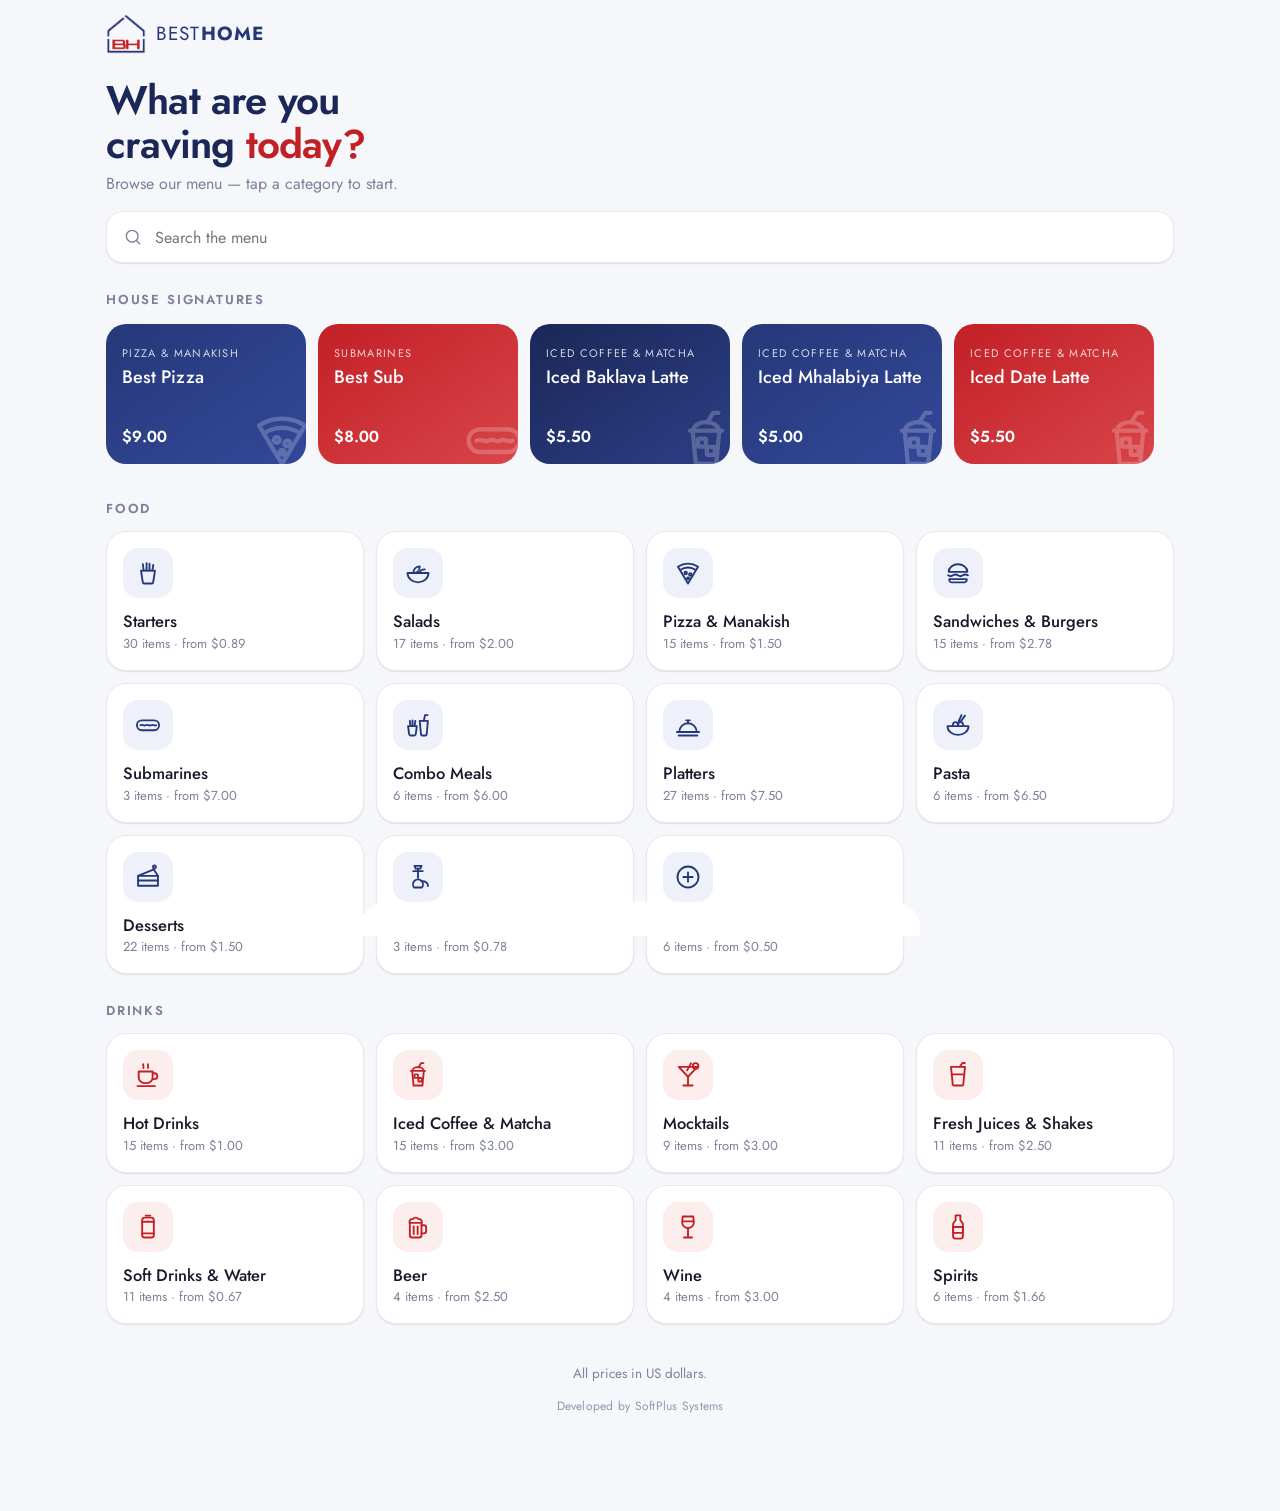
<file: index.html>
<!doctype html>
<html lang="en">
<head>
<meta charset="utf-8">
<meta name="viewport" content="width=device-width, initial-scale=1, viewport-fit=cover">
<title>Best Home · Menu</title>
<meta name="description" content="The Best Home menu — food, coffee and drinks.">
<meta name="theme-color" content="#f6f7fb">
<link rel="icon" href="assets/favicon.png">
<link rel="apple-touch-icon" href="assets/apple-touch-icon.png">
<link rel="preload" href="assets/fonts/jost.woff2" as="font" type="font/woff2" crossorigin>
<link rel="stylesheet" href="assets/base.css">
<style>
  body { background: var(--bg-2); }
  .wrap { max-width: 1100px; margin: 0 auto; padding: 0 16px; }
  .topbar { display: flex; align-items: center; justify-content: space-between; padding: 14px 0 6px; }
  .brand { display: flex; align-items: center; gap: 10px; text-decoration: none; }
  .brand img { width: 40px; height: 40px; }
  .brand b { font-size: 19px; letter-spacing: .06em; color: var(--navy); font-weight: 400; }
  .brand b strong { font-weight: 700; }
  .hello { margin: 18px 0 16px; }
  .hello h1 { margin: 0; font-size: clamp(28px, 7vw, 40px); line-height: 1.1; letter-spacing: -.02em; font-weight: 600; color: var(--navy-ink); }
  .hello h1 span { color: var(--red); }
  .hello p { margin: 6px 0 0; color: var(--ink-3); }
  .search { display: flex; align-items: center; gap: 10px; height: 52px; padding: 0 16px; border-radius: 16px; background: #fff; box-shadow: var(--shadow-sm); border: 1px solid var(--line); transition: border-color .15s, box-shadow .15s; }
  .search:focus-within { border-color: var(--navy); box-shadow: 0 0 0 4px var(--navy-50); }
  .search .ico { color: var(--ink-3); width: 20px; height: 20px; }
  .search input { flex: 1; min-width: 0; border: 0; background: none; outline: none; font-size: 16px; }
  .search button { color: var(--ink-3); display: none; }
  .search.has button { display: block; }

  h2.lbl { margin: 28px 0 12px; font-size: 13px; font-weight: 600; letter-spacing: .14em; text-transform: uppercase; color: var(--ink-3); }
  .sig { display: flex; gap: 12px; overflow-x: auto; scroll-snap-type: x mandatory; margin: 0 -16px; padding: 2px 16px 8px; scroll-padding-inline: 16px; scrollbar-width: none; }
  .sig::-webkit-scrollbar { display: none; }
  .sig-card { flex: none; width: 200px; scroll-snap-align: start; border-radius: 20px; padding: 16px; color: #fff; background: linear-gradient(145deg, var(--navy) 0%, #34489a 100%); position: relative; overflow: hidden; text-align: left; }
  .sig-card:nth-child(3n+2) { background: linear-gradient(145deg, var(--red) 0%, #d8454a 100%); }
  .sig-card:nth-child(3n) { background: linear-gradient(145deg, #1a2757 0%, #2d3f86 100%); }
  .sig-card .ico { width: 64px; height: 64px; position: absolute; right: -8px; bottom: -8px; opacity: .22; }
  .sig-card small { font-size: 11px; letter-spacing: .12em; text-transform: uppercase; opacity: .8; }
  .sig-card h3 { margin: 4px 0 14px; font-size: 18px; font-weight: 500; line-height: 1.2; min-height: 44px; }
  .sig-card b { font-size: 16px; font-weight: 600; }

  .tiles { display: grid; grid-template-columns: repeat(2, 1fr); gap: 12px; }
  @media (min-width: 640px) { .tiles { grid-template-columns: repeat(3, 1fr); } }
  @media (min-width: 960px) { .tiles { grid-template-columns: repeat(4, 1fr); } }
  .tile { display: flex; flex-direction: column; align-items: flex-start; gap: 14px; padding: 16px; border-radius: 20px; background: #fff; border: 1px solid var(--line); text-decoration: none; box-shadow: var(--shadow-sm); transition: transform .15s, box-shadow .2s; min-height: 132px; }
  .tile:hover { transform: translateY(-2px); box-shadow: var(--shadow); }
  .tile:active { transform: scale(.98); }
  .tile .ic { width: 50px; height: 50px; border-radius: 15px; display: grid; place-items: center; background: var(--navy-50); color: var(--navy); }
  .tile.drink .ic { background: var(--red-50); color: var(--red); }
  .tile .ic .ico { width: 28px; height: 28px; }
  .tile h3 { margin: 0; font-size: 16.5px; font-weight: 500; line-height: 1.2; color: var(--ink); }
  .tile p { margin: 3px 0 0; font-size: 13px; color: var(--ink-3); }

  /* category view */
  .cat-head { position: sticky; top: 0; z-index: 20; background: rgba(246,247,251,.9); backdrop-filter: blur(14px) saturate(1.5); -webkit-backdrop-filter: blur(14px) saturate(1.5); border-bottom: 1px solid var(--line); }
  .cat-top { display: flex; align-items: center; gap: 8px; padding: 10px 0 4px; }
  .icon-btn { width: 44px; height: 44px; display: grid; place-items: center; border-radius: 14px; background: #fff; border: 1px solid var(--line); color: var(--ink); flex: none; text-decoration: none; }
  .cat-top h1 { flex: 1; margin: 0; font-size: 21px; font-weight: 600; color: var(--navy-ink); white-space: nowrap; overflow: hidden; text-overflow: ellipsis; }
  .tabs { display: flex; gap: 6px; overflow-x: auto; padding: 8px 0 10px; scrollbar-width: none; }
  .tabs::-webkit-scrollbar { display: none; }
  .tabs a { flex: none; padding: 8px 14px; border-radius: 999px; font-size: 14.5px; font-weight: 500; color: var(--ink-2); text-decoration: none; white-space: nowrap; }
  .tabs a.on { background: var(--navy); color: #fff; }
  .cards { display: grid; gap: 10px; padding: 16px 0 24px; grid-template-columns: 1fr; }
  @media (min-width: 760px) { .cards { grid-template-columns: 1fr 1fr; } }
  .card { display: flex; align-items: center; gap: 14px; width: 100%; padding: 14px; border-radius: 18px; background: #fff; border: 1px solid var(--line); text-align: left; box-shadow: var(--shadow-sm); transition: transform .12s; }
  .card:active { transform: scale(.985); }
  .card .ic { width: 52px; height: 52px; border-radius: 14px; background: var(--bg-2); color: var(--navy); display: grid; place-items: center; flex: none; }
  .card .t { flex: 1; min-width: 0; }
  .card h3 { margin: 0; font-size: 16.5px; font-weight: 500; line-height: 1.25; }
  .card p { margin: 2px 0 0; font-size: 13.5px; color: var(--ink-3); white-space: nowrap; overflow: hidden; text-overflow: ellipsis; }
  .card .pr { text-align: right; font-weight: 600; color: var(--navy); white-space: nowrap; }
  .card .pr small { display: block; font-weight: 400; font-size: 11.5px; color: var(--ink-3); text-transform: uppercase; letter-spacing: .06em; }
  .sigtag { display: inline-block; margin-left: 6px; width: 8px; height: 8px; border-radius: 50%; background: var(--red); vertical-align: 2px; }
  .next { display: flex; align-items: center; justify-content: space-between; gap: 12px; width: 100%; padding: 18px; margin-bottom: 90px; border-radius: 18px; background: var(--navy); color: #fff; text-decoration: none; }
  .next small { display: block; opacity: .7; font-size: 12px; letter-spacing: .1em; text-transform: uppercase; }
  .next b { font-weight: 500; font-size: 18px; }
  .view { animation: in .28s cubic-bezier(.2,.8,.2,1); }
  .view.back { animation-name: inBack; }
  @keyframes in { from { opacity: 0; transform: translateX(18px); } }
  @keyframes inBack { from { opacity: 0; transform: translateX(-18px); } }

  /* bottom sheet */
  .scrim { position: fixed; inset: 0; z-index: 60; background: rgba(22,26,43,.38); opacity: 0; pointer-events: none; transition: opacity .25s; }
  .sheet { position: fixed; left: 0; right: 0; bottom: 0; z-index: 61; max-width: 560px; margin: 0 auto; background: #fff; border-radius: 26px 26px 0 0; padding: 10px 20px calc(24px + var(--safe-b)); transform: translateY(105%); transition: transform .32s cubic-bezier(.2,.8,.2,1); box-shadow: 0 -20px 50px -20px rgba(22,26,43,.35); }
  .open .scrim { opacity: 1; pointer-events: auto; }
  .open .sheet { transform: none; }
  .open .demo-pill { opacity: 0; pointer-events: none; }
  .grab { width: 40px; height: 5px; border-radius: 3px; background: var(--line); margin: 0 auto 14px; }
  .sheet .hd { display: flex; gap: 14px; align-items: center; }
  .sheet .hd .ic { width: 60px; height: 60px; border-radius: 18px; background: var(--navy-50); color: var(--navy); display: grid; place-items: center; }
  .sheet .hd .ic .ico { width: 32px; height: 32px; }
  .sheet h2 { margin: 0; font-size: 23px; font-weight: 600; line-height: 1.15; color: var(--navy-ink); }
  .sheet .cat { color: var(--ink-3); font-size: 14px; }
  .sheet .desc { margin: 14px 0 0; color: var(--ink-2); }
  .sheet .sig-l { display: inline-flex; margin-top: 12px; padding: 4px 10px; border-radius: 999px; background: var(--red-50); color: var(--red); font-size: 12px; font-weight: 600; letter-spacing: .06em; text-transform: uppercase; }
  .opts { margin: 18px 0 0; border: 1px solid var(--line); border-radius: 16px; overflow: hidden; }
  .opt { display: flex; justify-content: space-between; padding: 14px 16px; font-size: 16px; }
  .opt + .opt { border-top: 1px solid var(--line); }
  .opt b { color: var(--navy); font-weight: 600; }
  .sheet .x { position: absolute; top: 14px; right: 14px; width: 38px; height: 38px; border-radius: 50%; background: var(--bg-2); display: grid; place-items: center; color: var(--ink-2); }
  .empty { text-align: center; color: var(--ink-3); padding: 40px 0; }
  footer { text-align: center; color: var(--ink-3); font-size: 13.5px; padding: 32px 0 96px; }
  footer .c { display: flex; flex-wrap: wrap; gap: 8px 18px; justify-content: center; margin-bottom: 8px; }
  footer a { text-decoration: none; }
  footer .dev { margin-top: 14px; font-size: 12px; letter-spacing: .02em; opacity: .8; }
</style>
</head>
<body>
<div id="app"><div class="bh-loading"><div class="bh-spin"></div>Loading menu…</div></div>
<div class="scrim" id="scrim"></div>
<div class="sheet" id="sheet" role="dialog" aria-modal="true" aria-labelledby="sheet-title"></div>

<script src="assets/config.js"></script>
<script src="assets/icons.js"></script>
<script src="assets/menu-core.js"></script>
<script>
(async () => {
  const menu = await BH.load();
  const { esc, price, icon } = BH;
  const cats = menu.categories;
  const DRINK_ICONS = ["coffee", "iced", "mocktail", "juice", "soda", "beer", "wine", "spirits"];
  const isDrink = (c) => DRINK_ICONS.includes(c.icon);
  const app = document.getElementById("app");
  let query = "", lastIdx = -1;

  const priceBlock = (d) => d.prices.length > 1
    ? `<small>from</small><span class="tabnum">${price(BH.minPrice(d))}</span>`
    : `<span class="tabnum">${price(d.prices[0].price)}</span>`;
  const sub = (d) => d.description || (d.prices.length > 1 ? d.prices.map((p) => p.label).join(" · ") : d.prices[0].label);

  const card = (d, c) => `<button class="card" data-d="${d.id}"><span class="ic">${icon(c.icon)}</span>` +
    `<span class="t"><h3>${esc(d.name)}${d.tags.includes("signature") ? '<span class="sigtag" title="Signature"></span>' : ""}</h3>` +
    (sub(d) ? `<p>${esc(sub(d))}</p>` : "") + `</span><span class="pr">${priceBlock(d)}</span></button>`;

  const tileHTML = (c) => `<a class="tile${isDrink(c) ? " drink" : ""}" href="#/${c.id}"><span class="ic">${icon(c.icon)}</span>` +
    `<span><h3>${esc(c.name)}</h3><p>${c.items.length} items · from ${price(Math.min(...c.items.map(BH.minPrice)))}</p></span></a>`;

  function home() {
    const sigs = [];
    cats.forEach((c) => c.items.forEach((d) => d.tags.includes("signature") && sigs.push([d, c])));
    app.innerHTML = `<div class="view back"><div class="wrap">
      <div class="topbar"><a class="brand" href="#/"><img src="assets/logo-mark.png" alt=""><b>BEST<strong>HOME</strong></b></a></div>
      <div class="hello"><h1>What are you<br>craving <span>today?</span></h1><p>Browse our menu — tap a category to start.</p></div>
      <label class="search" id="search"><span class="sr-only">Search</span>${icon("search")}
        <input id="q" type="search" placeholder="Search the menu" autocomplete="off" enterkeyhint="search" value="${esc(query)}">
        <button type="button" id="clr" aria-label="Clear">${icon("close")}</button></label>
      <div id="body"></div>
      <footer><div class="c">${BH.contactHTML()}</div>All prices in US dollars.<div class="dev">Developed by SoftPlus Systems</div></footer>
    </div></div>`;
    const body = document.getElementById("body"), q = document.getElementById("q"), sb = document.getElementById("search");
    const draw = () => {
      sb.classList.toggle("has", !!query);
      if (query.trim()) {
        const res = [];
        cats.forEach((c) => c.items.forEach((d) => BH.matches(d, c, query) && res.push(card(d, c))));
        body.innerHTML = `<h2 class="lbl">${res.length} result${res.length === 1 ? "" : "s"}</h2>` +
          (res.length ? `<div class="cards" style="padding-top:0">${res.join("")}</div>` : `<div class="empty">No dishes match “${esc(query)}”.</div>`);
        return;
      }
      body.innerHTML =
        (sigs.length ? `<h2 class="lbl">House signatures</h2><div class="sig">${sigs.map(([d, c]) =>
          `<button class="sig-card" data-d="${d.id}"><small>${esc(c.name)}</small><h3>${esc(d.name)}</h3><b class="tabnum">${price(BH.minPrice(d))}</b>${icon(c.icon)}</button>`).join("")}</div>` : "") +
        `<h2 class="lbl">Food</h2><div class="tiles">${cats.filter((c) => !isDrink(c)).map(tileHTML).join("")}</div>` +
        `<h2 class="lbl">Drinks</h2><div class="tiles">${cats.filter(isDrink).map(tileHTML).join("")}</div>`;
    };
    q.addEventListener("input", () => { query = q.value; draw(); });
    document.getElementById("clr").onclick = () => { query = ""; q.value = ""; draw(); q.focus(); };
    draw();
  }

  function category(i) {
    const c = cats[i], nx = cats[(i + 1) % cats.length];
    app.innerHTML = `<div class="view${i < lastIdx ? " back" : ""}"><header class="cat-head"><div class="wrap">
        <div class="cat-top"><a class="icon-btn" href="#/" aria-label="All categories">${icon("back")}</a><h1>${esc(c.name)}</h1>
        <a class="icon-btn" href="#/" aria-label="Categories">${icon("grid")}</a></div>
        <nav class="tabs" id="tabs">${cats.map((x) => `<a href="#/${x.id}" class="${x === c ? "on" : ""}">${esc(x.name)}</a>`).join("")}</nav>
      </div></header>
      <main class="wrap"><div class="cards">${c.items.map((d) => card(d, c)).join("")}</div>
        <a class="next" href="#/${nx.id}"><span><small>Next</small><b>${esc(nx.name)}</b></span>${icon("chevron")}</a></main></div>`;
    const on = document.querySelector(".tabs .on"), tabs = document.getElementById("tabs");
    tabs.scrollLeft = on.offsetLeft - tabs.clientWidth / 2 + on.clientWidth / 2;
    lastIdx = i;
  }

  function route() {
    const id = location.hash.replace(/^#\/?/, "");
    const i = cats.findIndex((c) => c.id === id);
    closeSheet();
    if (i >= 0) category(i); else { lastIdx = -1; home(); }
    window.scrollTo(0, 0);
  }

  // swipe between categories
  let sx = 0, sy = 0;
  app.addEventListener("touchstart", (e) => { sx = e.touches[0].clientX; sy = e.touches[0].clientY; }, { passive: true });
  app.addEventListener("touchend", (e) => {
    if (lastIdx < 0) return;
    const dx = e.changedTouches[0].clientX - sx, dy = e.changedTouches[0].clientY - sy;
    if (Math.abs(dx) > 70 && Math.abs(dx) > Math.abs(dy) * 1.8 && !e.target.closest(".tabs")) {
      const n = (lastIdx + (dx < 0 ? 1 : cats.length - 1)) % cats.length;
      location.hash = "#/" + cats[n].id;
    }
  }, { passive: true });

  // dish sheet
  const root = document.documentElement, sheet = document.getElementById("sheet");
  function openSheet(id) {
    let d, c;
    cats.some((x) => (c = x, d = x.items.find((y) => y.id === id)));
    if (!d) return;
    sheet.innerHTML = `<div class="grab"></div><button class="x" aria-label="Close">${icon("close")}</button>
      <div class="hd"><span class="ic">${icon(c.icon)}</span><div><h2 id="sheet-title">${esc(d.name)}</h2><div class="cat">${esc(c.name)}</div></div></div>
      ${d.tags.includes("signature") ? '<span class="sig-l">House signature</span>' : ""}
      ${d.description ? `<p class="desc">${esc(d.description)}</p>` : ""}
      <div class="opts">${d.prices.map((p) => `<div class="opt"><span>${esc(p.label || "Price")}</span><b class="tabnum">${price(p.price)}</b></div>`).join("")}</div>`;
    root.classList.add("open");
    sheet.querySelector(".x").onclick = closeSheet;
    sheet.querySelector(".x").focus({ preventScroll: true });
  }
  function closeSheet() { root.classList.remove("open"); }
  document.getElementById("scrim").onclick = closeSheet;
  addEventListener("keydown", (e) => e.key === "Escape" && closeSheet());
  let ty = 0;
  sheet.addEventListener("touchstart", (e) => ty = e.touches[0].clientY, { passive: true });
  sheet.addEventListener("touchend", (e) => e.changedTouches[0].clientY - ty > 60 && closeSheet(), { passive: true });
  app.addEventListener("click", (e) => { const b = e.target.closest("[data-d]"); if (b) openSheet(b.dataset.d); });

  addEventListener("hashchange", route);
  route();
  BH.chrome();
})();
</script>
</body>
</html>
</file>
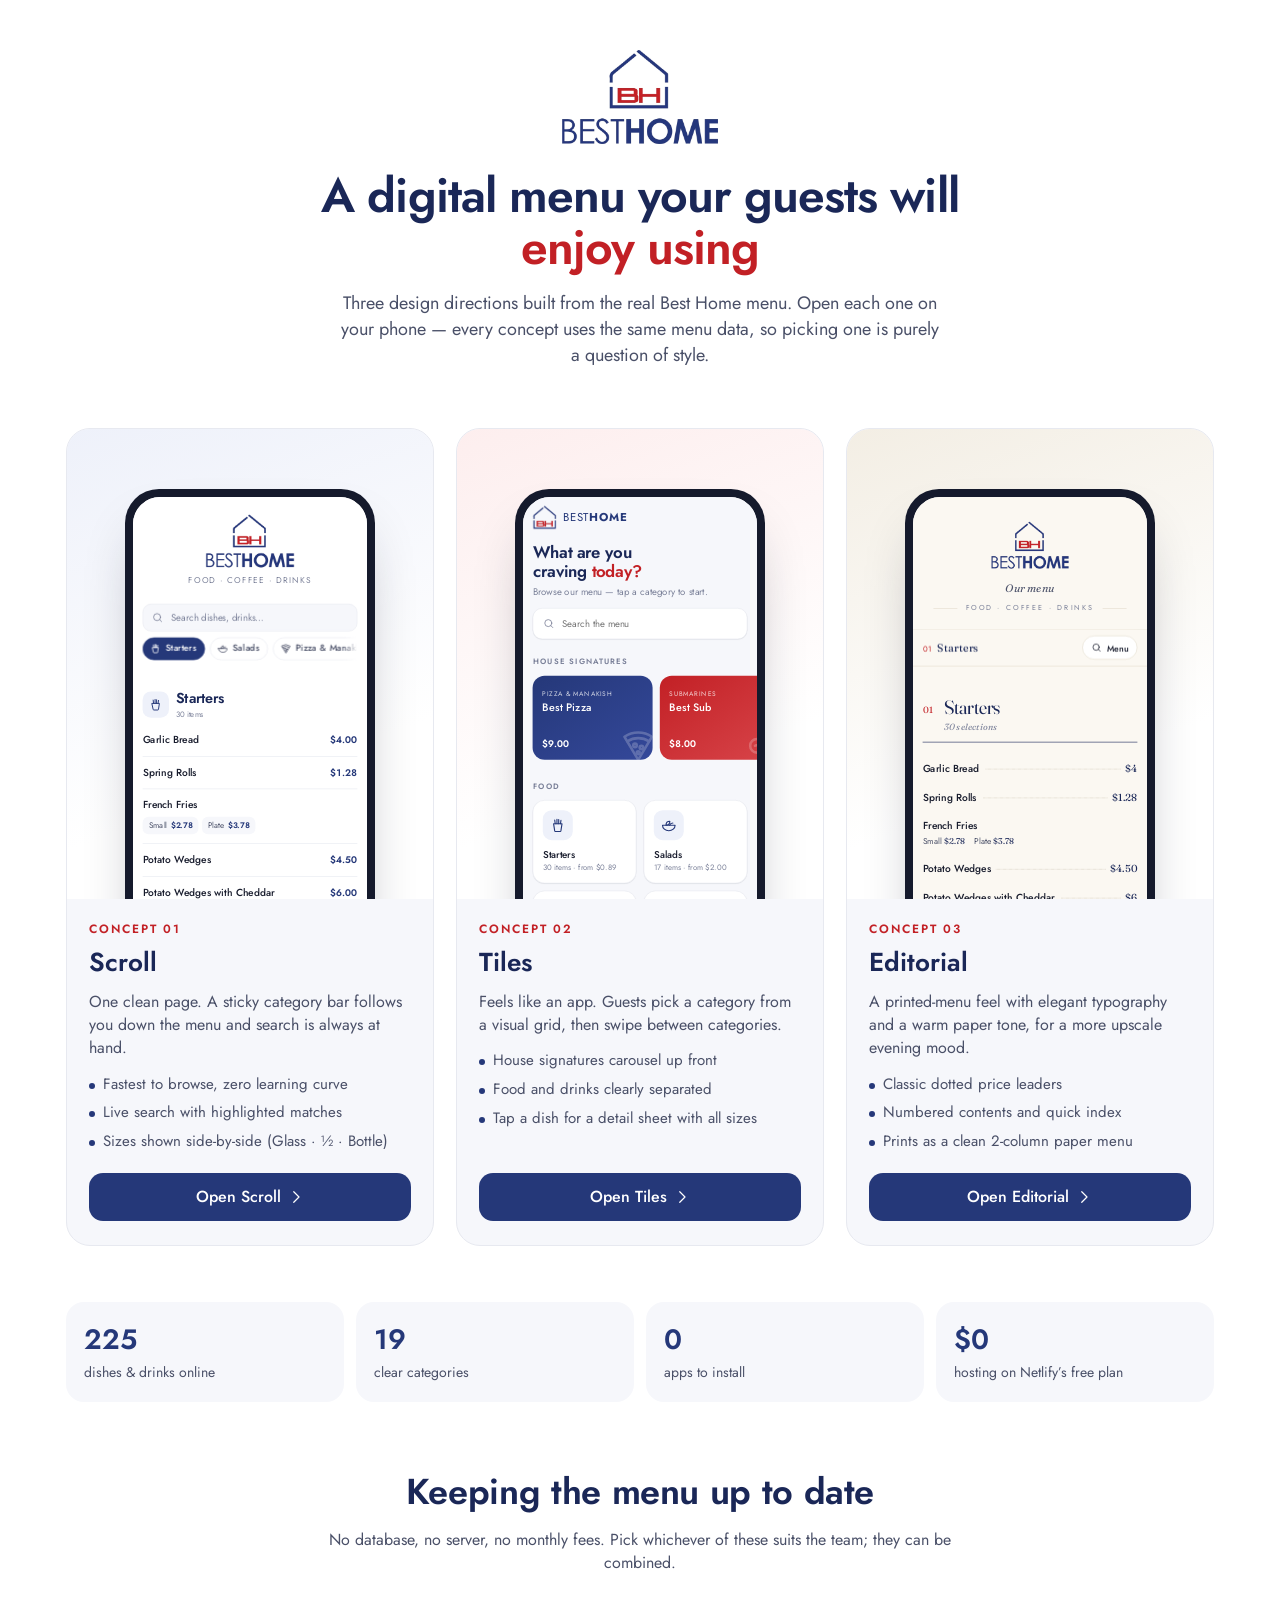
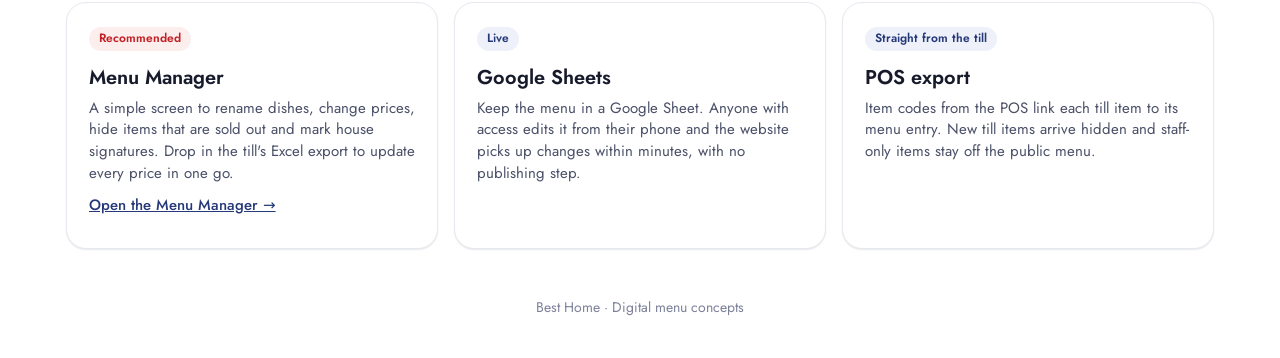
<file: concepts/index.html>
<!doctype html>
<html lang="en">
<head>
<meta charset="utf-8">
<meta name="viewport" content="width=device-width, initial-scale=1, viewport-fit=cover">
<title>Best Home · Digital Menu Concepts</title>
<meta name="description" content="Three design concepts for the Best Home digital menu.">
<meta name="theme-color" content="#ffffff">
<meta name="robots" content="noindex">
<link rel="icon" href="../assets/favicon.png">
<link rel="apple-touch-icon" href="../assets/apple-touch-icon.png">
<link rel="preload" href="../assets/fonts/jost.woff2" as="font" type="font/woff2" crossorigin>
<link rel="stylesheet" href="../assets/base.css">
<style>
  .wrap { max-width: 1180px; margin: 0 auto; padding: 0 16px; }
  .hero { text-align: center; padding: 48px 0 20px; }
  .hero img { width: 160px; margin: 0 auto 24px; }
  .hero h1 { margin: 0 auto; max-width: 720px; font-size: clamp(30px, 6vw, 48px); line-height: 1.08; letter-spacing: -.02em; font-weight: 600; color: var(--navy-ink); }
  .hero h1 span { color: var(--red); }
  .hero p { margin: 16px auto 0; max-width: 600px; color: var(--ink-2); font-size: 18px; }
  .concepts { display: grid; gap: 22px; grid-template-columns: 1fr; margin: 40px 0 0; }
  @media (min-width: 900px) { .concepts { grid-template-columns: repeat(3, 1fr); } }
  .concept { display: flex; flex-direction: column; border-radius: 24px; background: var(--bg-2); border: 1px solid var(--line); overflow: hidden; }
  .stage { position: relative; height: 470px; display: grid; place-items: center; background: linear-gradient(160deg, var(--navy-50), #fff 70%); overflow: hidden; }
  .concept:nth-child(2) .stage { background: linear-gradient(160deg, var(--red-50), #fff 70%); }
  .concept:nth-child(3) .stage { background: linear-gradient(160deg, #f3eee4, #fff 70%); }
  .phone { width: 250px; height: 520px; margin-top: 60px; border-radius: 34px; padding: 8px; background: #151a2c; box-shadow: 0 30px 60px -25px rgba(22,26,43,.45); }
  .screen { width: 100%; height: 100%; border-radius: 27px; overflow: hidden; position: relative; background: #fff; }
  .screen iframe { position: absolute; top: 0; left: 0; width: 390px; height: 790px; border: 0; transform: scale(.6); transform-origin: 0 0; pointer-events: none; }
  .body { padding: 22px 22px 24px; display: flex; flex-direction: column; flex: 1; }
  .num { font-size: 12px; font-weight: 600; letter-spacing: .16em; text-transform: uppercase; color: var(--red); }
  .body h2 { margin: 6px 0 8px; font-size: 26px; font-weight: 600; color: var(--navy-ink); }
  .body p { margin: 0 0 14px; color: var(--ink-2); }
  .body ul { margin: 0 0 20px; padding: 0; list-style: none; display: grid; gap: 7px; font-size: 15px; color: var(--ink-2); }
  .body li { display: flex; gap: 8px; }
  .body li::before { content: ""; flex: none; width: 6px; height: 6px; margin-top: 9px; border-radius: 50%; background: var(--navy); }
  .body .go { margin-top: auto; display: inline-flex; align-items: center; justify-content: center; gap: 6px; height: 48px; border-radius: 14px; background: var(--navy); color: #fff; font-weight: 500; text-decoration: none; transition: background .15s; }
  .body .go:hover { background: var(--navy-ink); }
  .body .go .ico { width: 18px; height: 18px; }

  .manage { margin: 64px 0 0; }
  .manage > h2 { margin: 0; font-size: clamp(26px, 4.5vw, 36px); font-weight: 600; letter-spacing: -.01em; color: var(--navy-ink); text-align: center; }
  .manage > p { margin: 10px auto 0; max-width: 640px; text-align: center; color: var(--ink-2); }
  .ways { display: grid; gap: 16px; grid-template-columns: 1fr; margin-top: 28px; }
  @media (min-width: 900px) { .ways { grid-template-columns: repeat(3, 1fr); } }
  .way { padding: 22px; border-radius: 20px; border: 1px solid var(--line); background: #fff; box-shadow: var(--shadow-sm); }
  .way .tag { display: inline-block; padding: 3px 10px; border-radius: 999px; font-size: 12px; font-weight: 600; background: var(--navy-50); color: var(--navy); }
  .way.rec .tag { background: var(--red-50); color: var(--red); }
  .way h3 { margin: 12px 0 6px; font-size: 20px; font-weight: 600; }
  .way p { margin: 0 0 10px; color: var(--ink-2); font-size: 15px; }
  .way a { color: var(--navy); font-weight: 500; }
  .facts { display: grid; grid-template-columns: repeat(2, 1fr); gap: 12px; margin: 56px 0 0; }
  @media (min-width: 760px) { .facts { grid-template-columns: repeat(4, 1fr); } }
  .fact { padding: 18px; border-radius: 18px; background: var(--bg-2); }
  .fact b { display: block; font-size: 28px; color: var(--navy); font-weight: 600; }
  .fact span { color: var(--ink-2); font-size: 14px; }
  footer { text-align: center; color: var(--ink-3); font-size: 14px; padding: 48px 16px 40px; }
</style>
</head>
<body>
<div class="wrap">
  <header class="hero">
    <img src="../assets/logo.png" alt="Best Home" width="160" height="98">
    <h1>A digital menu your guests will <span>enjoy using</span></h1>
    <p>Three design directions built from the real Best Home menu. Open each one on your phone — every concept uses the same menu data, so picking one is purely a question of style.</p>
  </header>

  <div class="concepts">
    <article class="concept">
      <div class="stage"><div class="phone"><div class="screen"><iframe src="../scroll/" title="Scroll concept preview" loading="lazy" tabindex="-1"></iframe></div></div></div>
      <div class="body">
        <span class="num">Concept 01</span>
        <h2>Scroll</h2>
        <p>One clean page. A sticky category bar follows you down the menu and search is always at hand.</p>
        <ul><li>Fastest to browse, zero learning curve</li><li>Live search with highlighted matches</li><li>Sizes shown side-by-side (Glass · ½ · Bottle)</li></ul>
        <a class="go" href="../scroll/">Open Scroll <span data-i="chevron"></span></a>
      </div>
    </article>
    <article class="concept">
      <div class="stage"><div class="phone"><div class="screen"><iframe src="../" title="Tiles concept preview" loading="lazy" tabindex="-1"></iframe></div></div></div>
      <div class="body">
        <span class="num">Concept 02</span>
        <h2>Tiles</h2>
        <p>Feels like an app. Guests pick a category from a visual grid, then swipe between categories.</p>
        <ul><li>House signatures carousel up front</li><li>Food and drinks clearly separated</li><li>Tap a dish for a detail sheet with all sizes</li></ul>
        <a class="go" href="../">Open Tiles <span data-i="chevron"></span></a>
      </div>
    </article>
    <article class="concept">
      <div class="stage"><div class="phone"><div class="screen"><iframe src="../editorial/" title="Editorial concept preview" loading="lazy" tabindex="-1"></iframe></div></div></div>
      <div class="body">
        <span class="num">Concept 03</span>
        <h2>Editorial</h2>
        <p>A printed-menu feel with elegant typography and a warm paper tone, for a more upscale evening mood.</p>
        <ul><li>Classic dotted price leaders</li><li>Numbered contents and quick index</li><li>Prints as a clean 2-column paper menu</li></ul>
        <a class="go" href="../editorial/">Open Editorial <span data-i="chevron"></span></a>
      </div>
    </article>
  </div>

  <div class="facts">
    <div class="fact"><b id="f-items">—</b><span>dishes & drinks online</span></div>
    <div class="fact"><b id="f-cats">—</b><span>clear categories</span></div>
    <div class="fact"><b>0</b><span>apps to install</span></div>
    <div class="fact"><b>$0</b><span>hosting on Netlify’s free plan</span></div>
  </div>

  <section class="manage">
    <h2>Keeping the menu up to date</h2>
    <p>No database, no server, no monthly fees. Pick whichever of these suits the team; they can be combined.</p>
    <div class="ways">
      <div class="way rec"><span class="tag">Recommended</span>
        <h3>Menu Manager</h3>
        <p>A simple screen to rename dishes, change prices, hide items that are sold out and mark house signatures. Drop in the till's Excel export to update every price in one go.</p>
        <p><a href="../manage/">Open the Menu Manager →</a></p></div>
      <div class="way"><span class="tag">Live</span>
        <h3>Google Sheets</h3>
        <p>Keep the menu in a Google Sheet. Anyone with access edits it from their phone and the website picks up changes within minutes, with no publishing step.</p></div>
      <div class="way"><span class="tag">Straight from the till</span>
        <h3>POS export</h3>
        <p>Item codes from the POS link each till item to its menu entry. New till items arrive hidden and staff-only items stay off the public menu.</p></div>
    </div>
  </section>
</div>
<footer>Best Home · Digital menu concepts</footer>

<script src="../assets/config.js"></script>
<script src="../assets/icons.js"></script>
<script src="../assets/menu-core.js"></script>
<script>
  document.querySelectorAll("[data-i]").forEach((el) => el.innerHTML = BH.icon(el.dataset.i));
  BH.load().then((m) => {
    document.getElementById("f-items").textContent = m.categories.reduce((n, c) => n + c.items.length, 0);
    document.getElementById("f-cats").textContent = m.categories.length;
  });
</script>
</body>
</html>
</file>
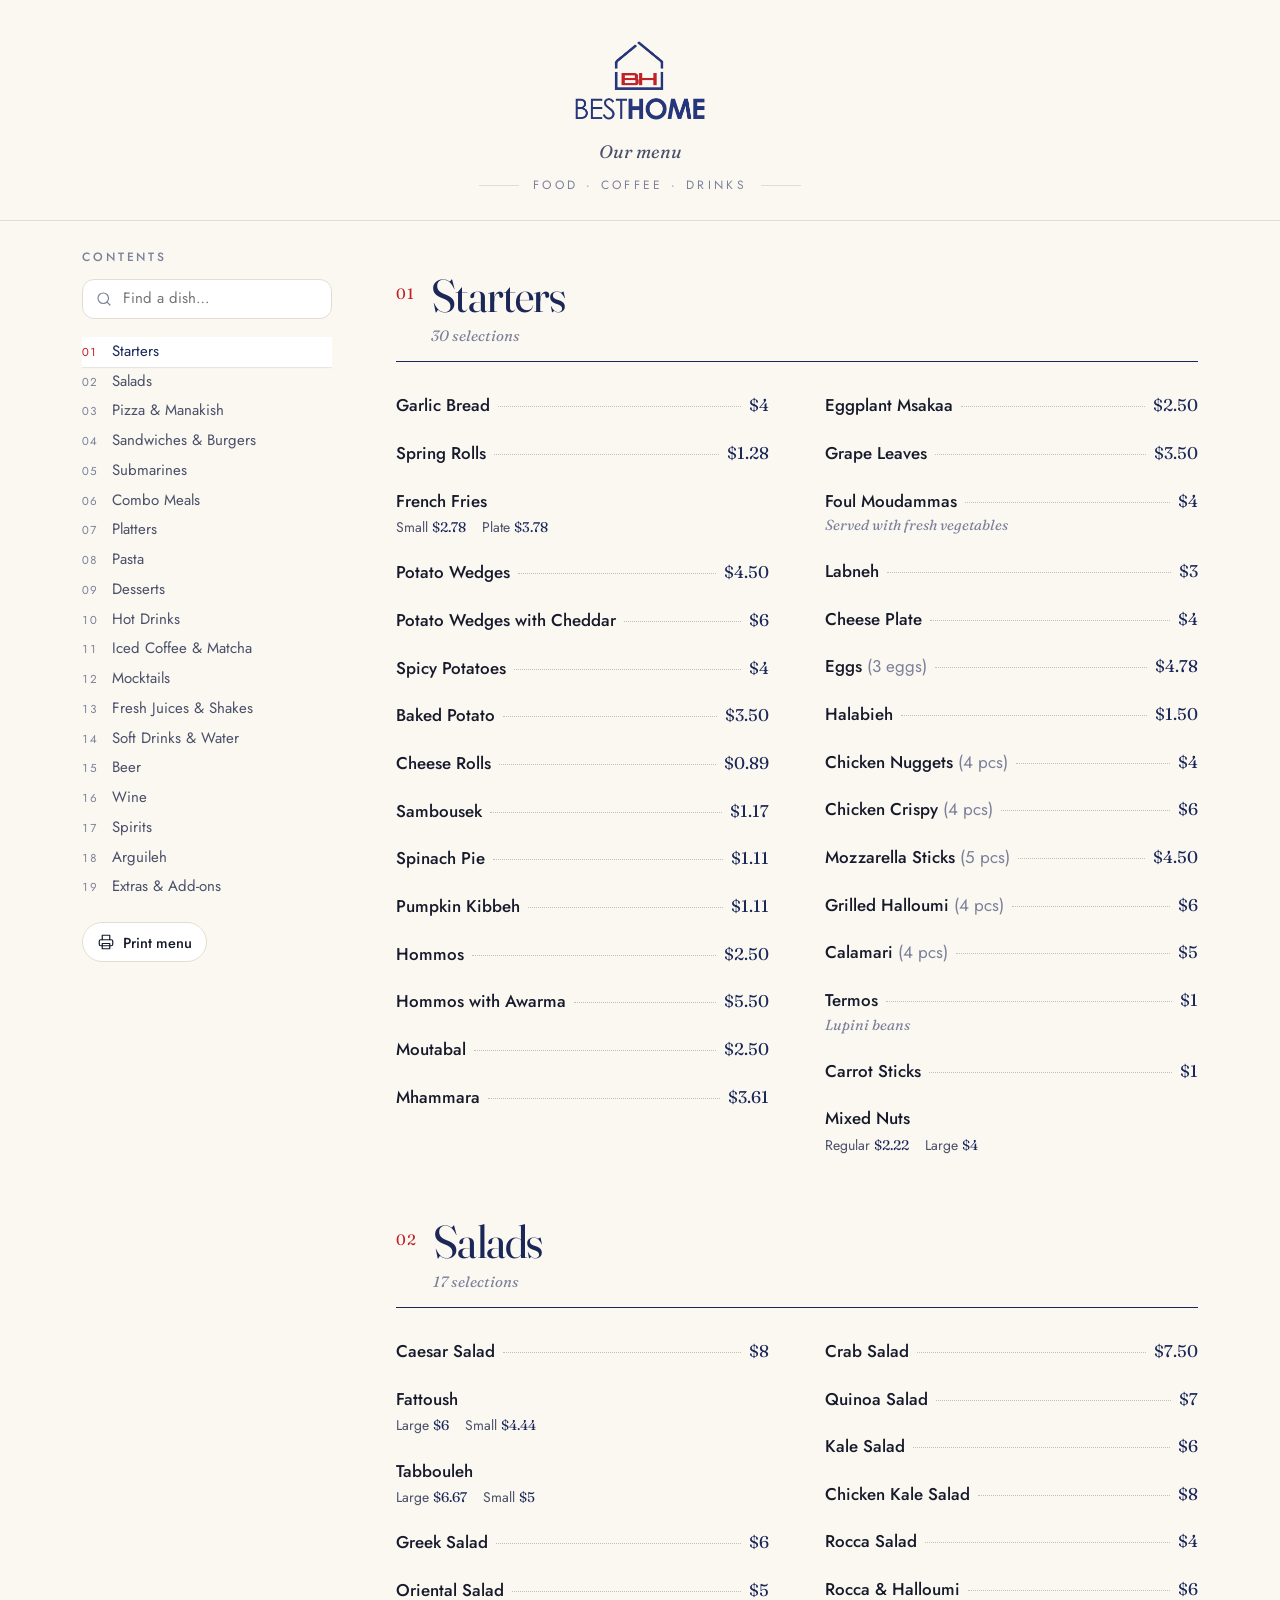
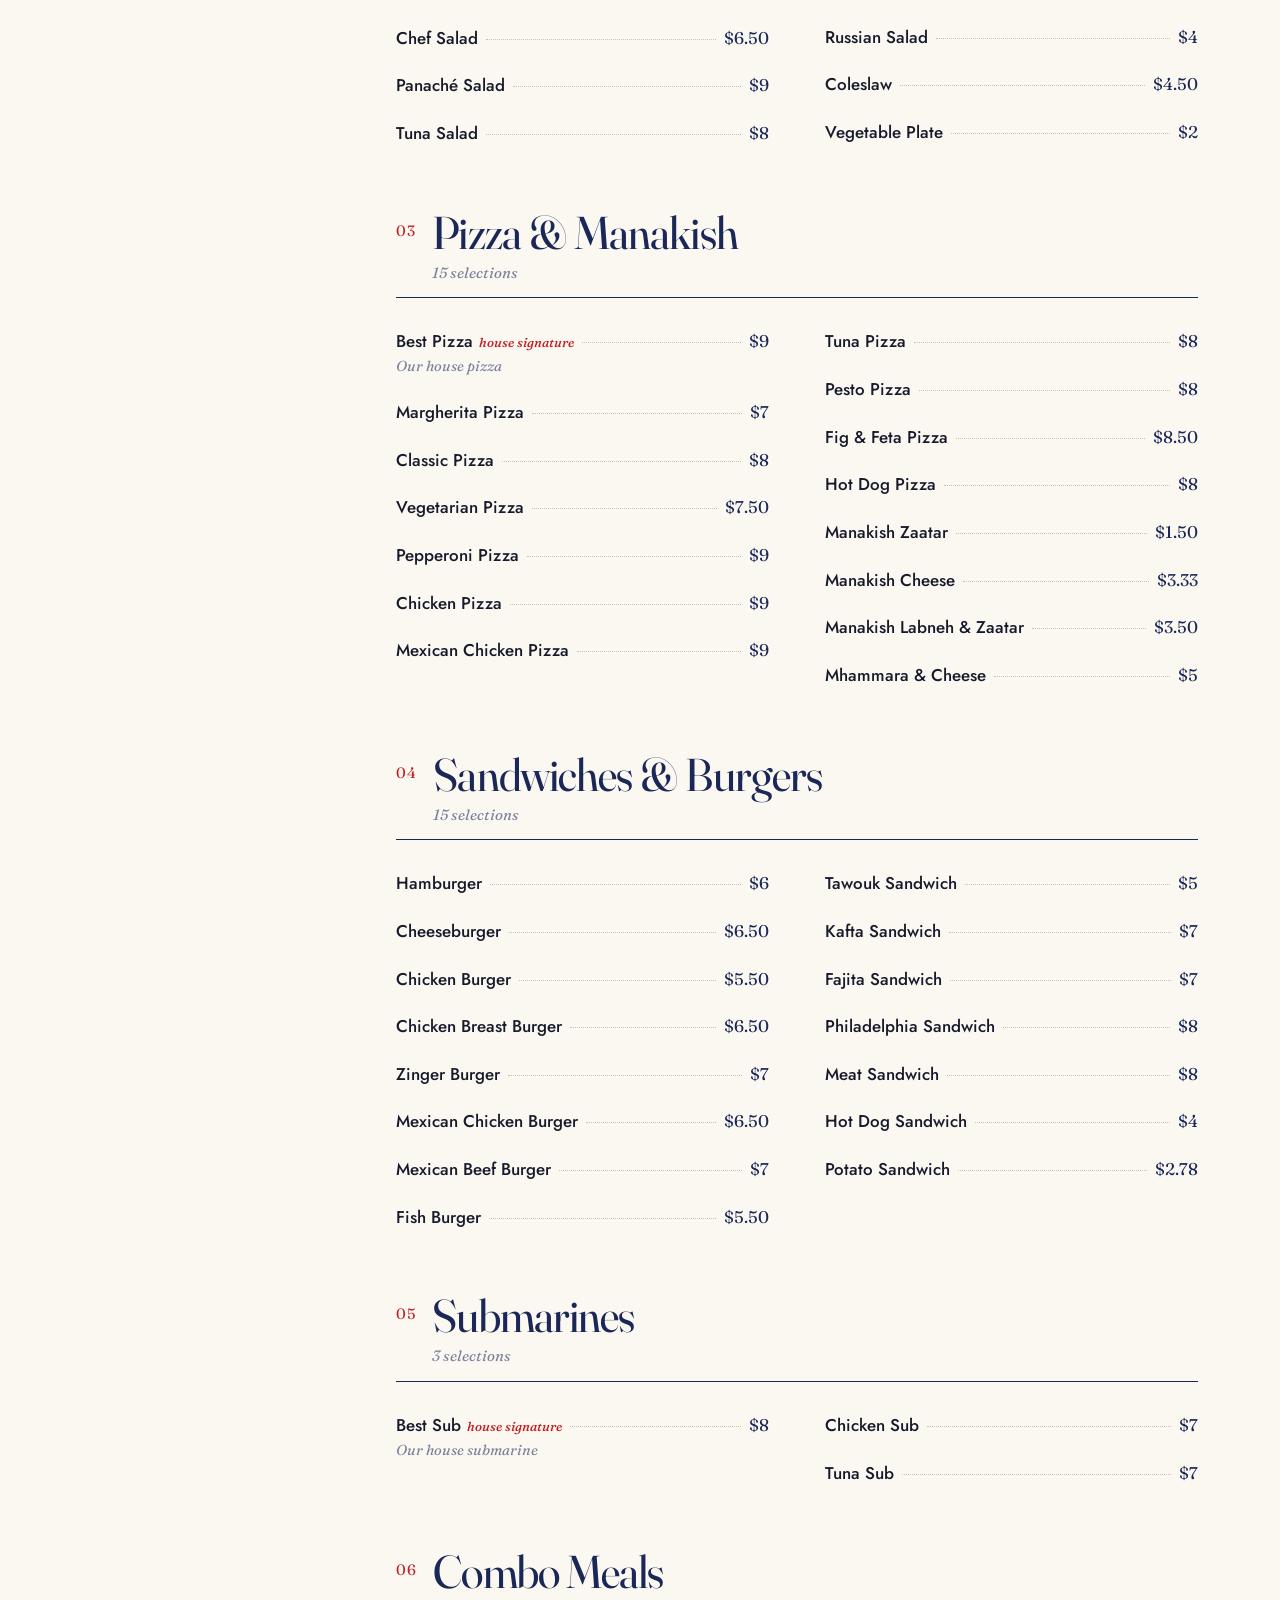
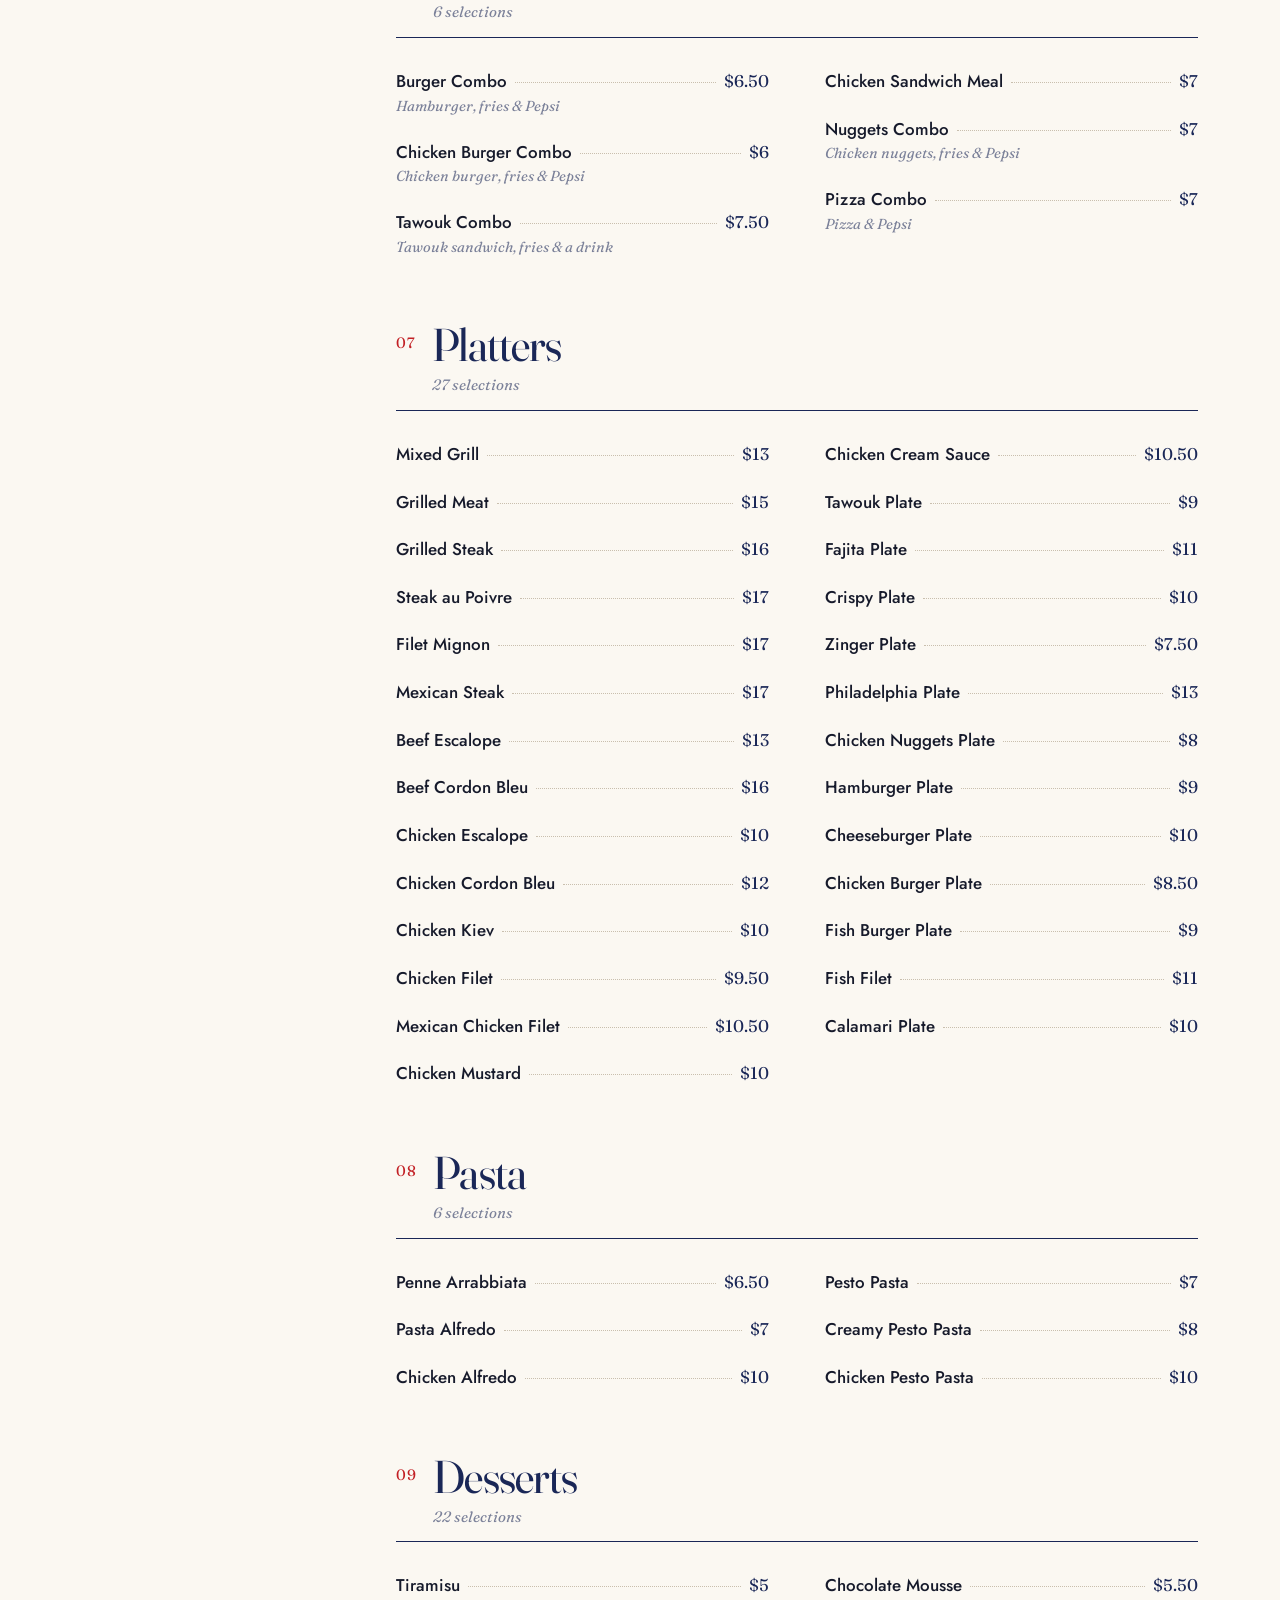
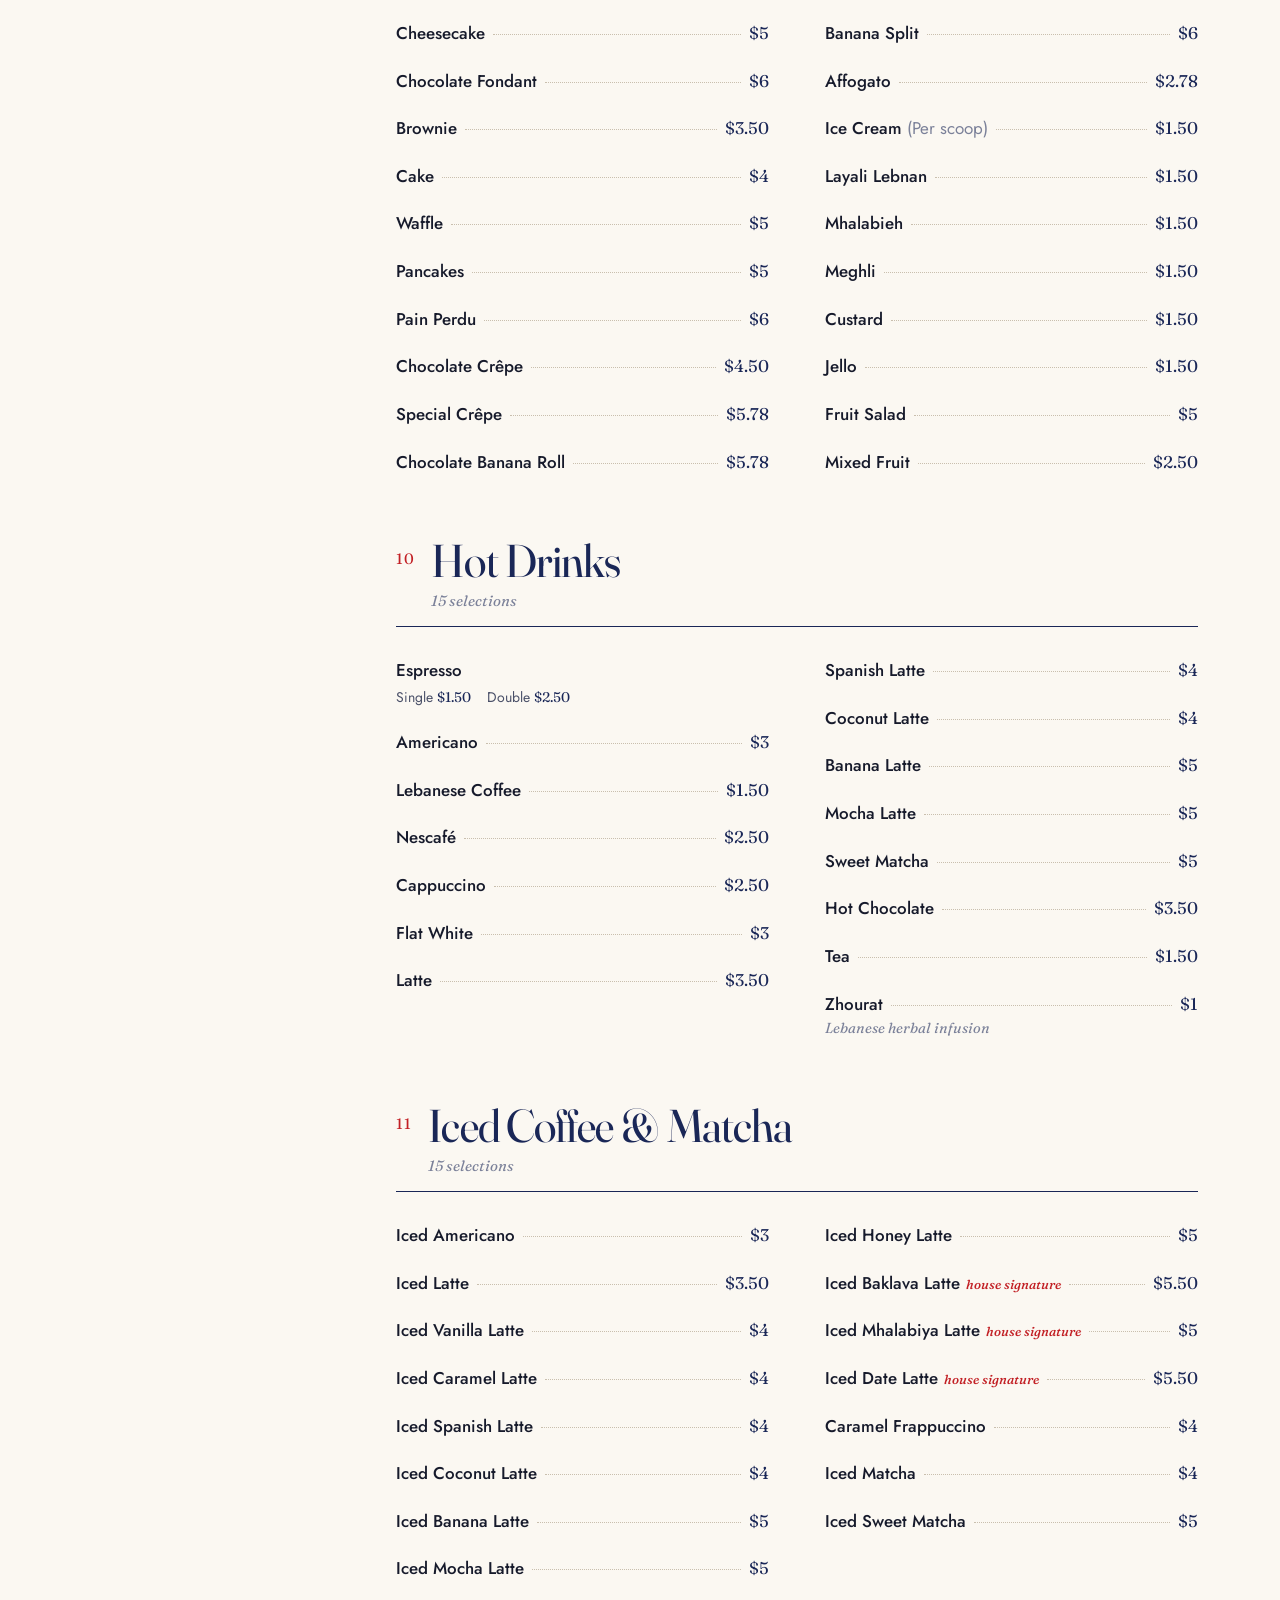
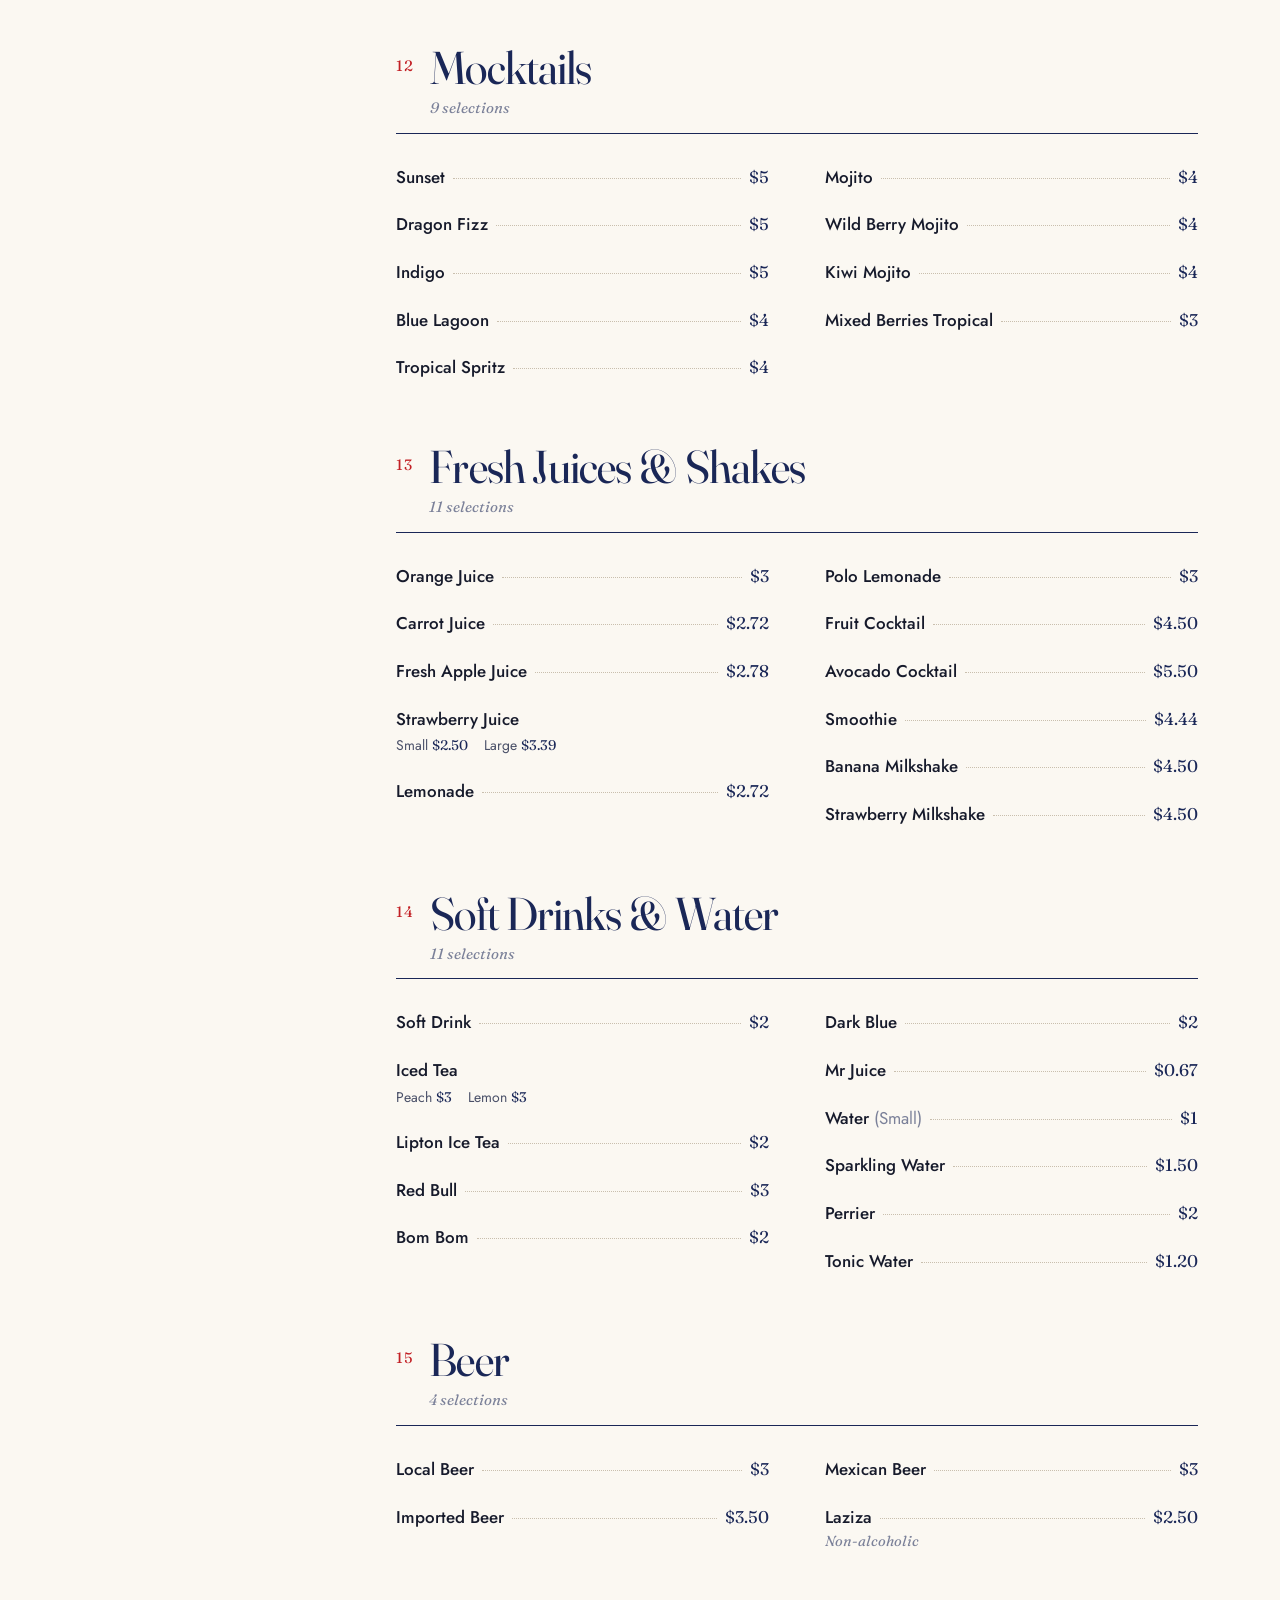
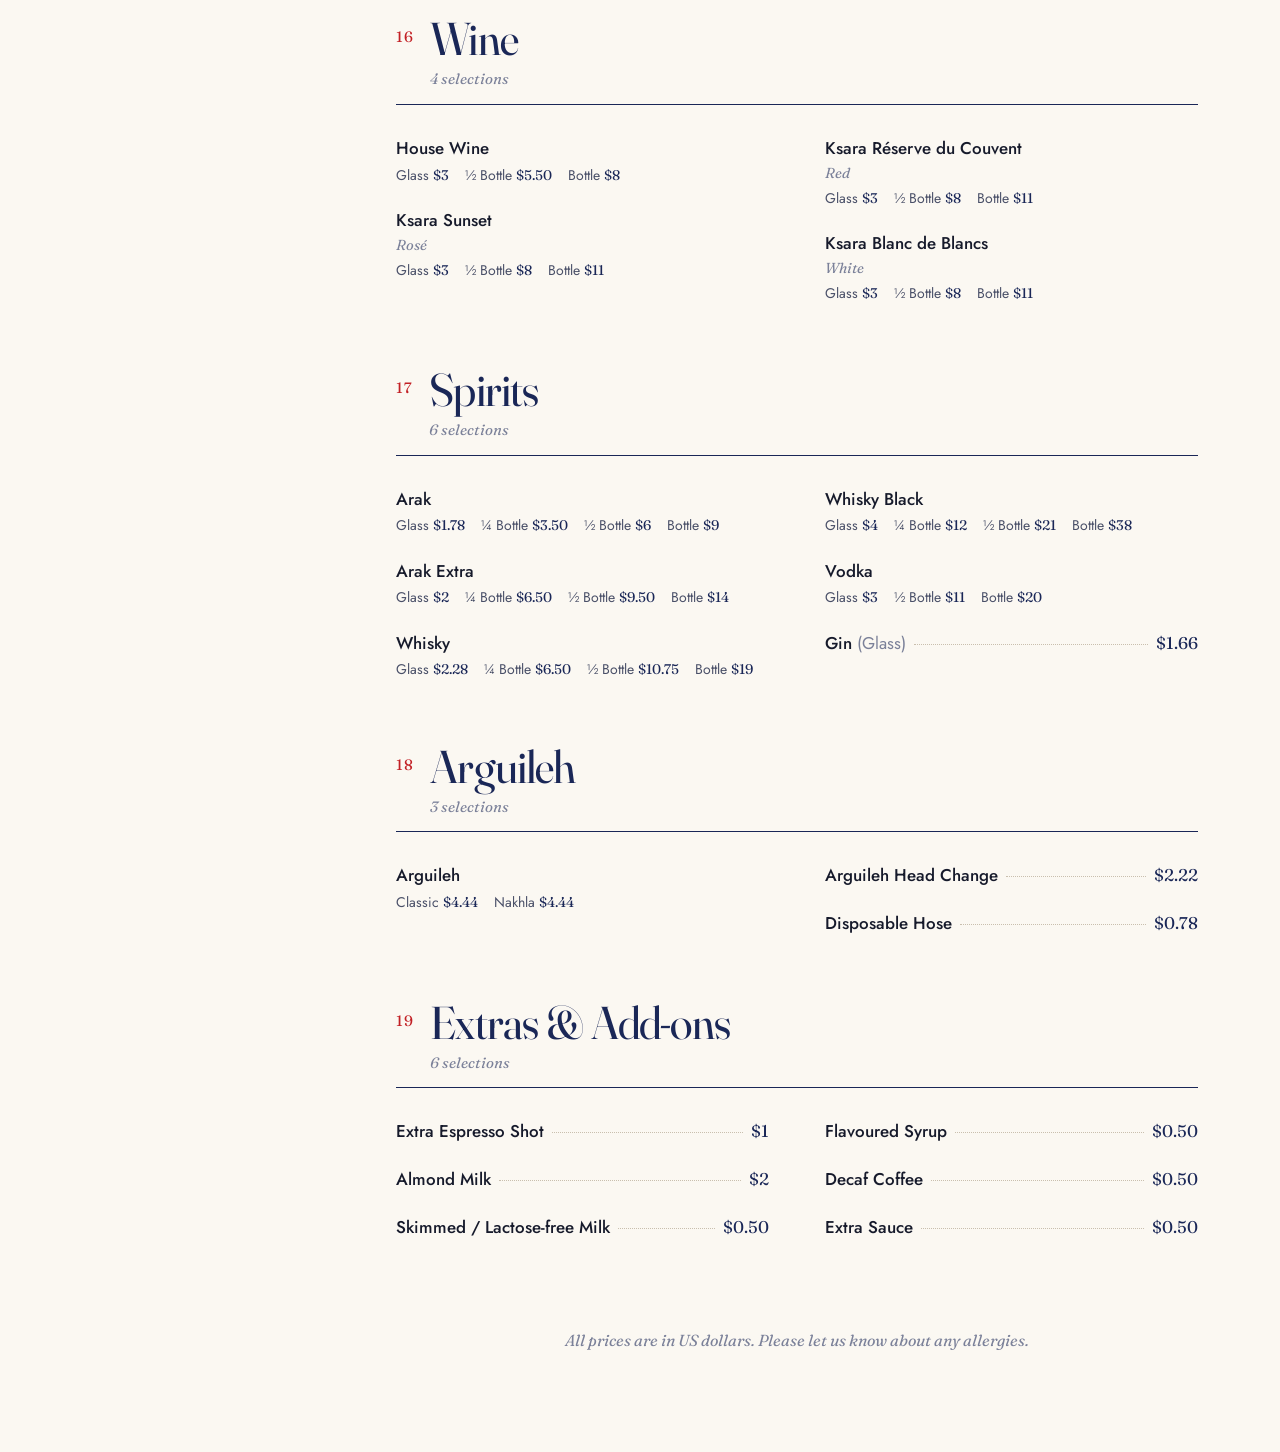
<file: editorial/index.html>
<!doctype html>
<html lang="en">
<head>
<meta charset="utf-8">
<meta name="viewport" content="width=device-width, initial-scale=1, viewport-fit=cover">
<title>Best Home · Menu</title>
<meta name="description" content="The Best Home menu — food, coffee and drinks.">
<meta name="theme-color" content="#fbf8f2">
<link rel="icon" href="../assets/favicon.png">
<link rel="apple-touch-icon" href="../assets/apple-touch-icon.png">
<link rel="preload" href="../assets/fonts/fraunces.woff2" as="font" type="font/woff2" crossorigin>
<link rel="preload" href="../assets/fonts/jost.woff2" as="font" type="font/woff2" crossorigin>
<link rel="stylesheet" href="../assets/base.css">
<style>
  :root { --paper: #fbf8f2; --paper-2: #f3eee4; --rule: #e4ddcf; --serif: "Fraunces", Georgia, serif; }
  body { background: var(--paper); }
  .mast { text-align: center; padding: 40px 16px 26px; border-bottom: 1px solid var(--rule); }
  .mast img { width: 132px; margin: 0 auto; }
  .mast .kicker { margin-top: 18px; font-family: var(--serif); font-style: italic; font-size: 18px; color: var(--ink-2); }
  .mast .rule { display: flex; align-items: center; gap: 14px; justify-content: center; margin-top: 12px; color: var(--ink-3); font-size: 12px; letter-spacing: .28em; text-transform: uppercase; }
  .mast .rule::before, .mast .rule::after { content: ""; width: 40px; height: 1px; background: var(--rule); }

  /* mobile sticky strip */
  .strip { position: sticky; top: 0; z-index: 20; display: flex; align-items: center; gap: 10px; padding: 10px 16px; background: rgba(251,248,242,.94); backdrop-filter: blur(10px); -webkit-backdrop-filter: blur(10px); border-bottom: 1px solid var(--rule); }
  .strip .now { flex: 1; min-width: 0; font-family: var(--serif); font-size: 18px; white-space: nowrap; overflow: hidden; text-overflow: ellipsis; color: var(--navy-ink); }
  .strip .now span { color: var(--red); font-size: 13px; font-family: var(--font); letter-spacing: .1em; margin-right: 8px; }
  .btn { display: inline-flex; align-items: center; gap: 8px; height: 40px; padding: 0 14px; border-radius: 999px; border: 1px solid var(--rule); background: #fff; font-size: 14.5px; font-weight: 500; color: var(--ink); }
  .btn .ico { width: 18px; height: 18px; }
  .btn.icon { width: 40px; padding: 0; justify-content: center; }

  .layout { max-width: 1180px; margin: 0 auto; padding: 0 16px; }
  @media (min-width: 1000px) {
    .strip { display: none; }
    .layout { display: grid; grid-template-columns: 250px 1fr; gap: 64px; padding: 0 32px; }
    .toc { position: sticky; top: 0; align-self: start; max-height: 100vh; overflow-y: auto; padding: 28px 0 70px; }
  }
  .toc { display: none; }
  @media (min-width: 1000px) { .toc { display: block; } }
  .toc h4 { margin: 0 0 12px; font-size: 12px; letter-spacing: .24em; text-transform: uppercase; color: var(--ink-3); font-weight: 500; }
  .toc a { display: flex; gap: 12px; align-items: baseline; padding: 4px 10px; margin: 0 -10px; border-radius: 8px; text-decoration: none; color: var(--ink-2); font-size: 15px; transition: background .15s, color .15s; }
  .toc a small { color: var(--ink-3); font-size: 11.5px; letter-spacing: .06em; width: 18px; font-variant-numeric: tabular-nums; }
  .toc a:hover { background: var(--paper-2); }
  .toc a.on { color: var(--navy-ink); background: #fff; box-shadow: var(--shadow-sm); }
  .toc a.on small { color: var(--red); }
  .toc .tools { display: flex; gap: 8px; margin-top: 20px; }
  .toc .find { display: flex; align-items: center; gap: 8px; height: 40px; padding: 0 12px; border-radius: 12px; background: #fff; border: 1px solid var(--rule); margin-bottom: 18px; }
  .toc .find .ico { width: 18px; height: 18px; color: var(--ink-3); }
  .toc .find input { border: 0; outline: 0; background: none; min-width: 0; flex: 1; font-size: 15px; }

  main { padding: 8px 0 100px; min-width: 0; }
  section { padding: 44px 0 8px; scroll-margin-top: 64px; }
  @media (min-width: 1000px) { section { scroll-margin-top: 10px; } }
  .sh { display: grid; grid-template-columns: auto 1fr; gap: 0 16px; align-items: end; margin-bottom: 20px; padding-bottom: 14px; border-bottom: 1.5px solid var(--navy-ink); }
  .sh .n { font-family: var(--serif); font-size: 15px; color: var(--red); letter-spacing: .08em; grid-row: span 2; align-self: start; padding-top: 10px; }
  .sh h2 { margin: 0; font-family: var(--serif); font-weight: 400; font-size: clamp(32px, 8vw, 46px); line-height: 1; letter-spacing: -.02em; color: var(--navy-ink); font-variation-settings: "opsz" 144; }
  .sh p { margin: 6px 0 0; font-family: var(--serif); font-style: italic; color: var(--ink-3); font-size: 15px; }
  .items { columns: 1; column-gap: 56px; }
  @media (min-width: 760px) { .items { columns: 2; } }
  .it { break-inside: avoid; padding: 11px 0 12px; }
  .row { display: flex; align-items: baseline; gap: 8px; }
  .row .nm { font-size: 17px; font-weight: 500; color: var(--ink); }
  .row .lead { flex: 1; min-width: 16px; border-bottom: 1.5px dotted #c9bfae; transform: translateY(-4px); }
  .row .pr { font-family: var(--serif); font-size: 17px; color: var(--navy-ink); font-variant-numeric: tabular-nums lining-nums; white-space: nowrap; }
  .it .ds { margin: 2px 0 0; font-family: var(--serif); font-style: italic; font-size: 14.5px; color: var(--ink-3); }
  .it .star { color: var(--red); font-family: var(--serif); font-style: italic; font-size: 13px; margin-left: 6px; }
  .vars { display: flex; flex-wrap: wrap; gap: 2px 16px; margin-top: 4px; font-size: 14px; color: var(--ink-2); }
  .vars span b { font-family: var(--serif); font-weight: 400; color: var(--navy-ink); margin-left: 4px; font-variant-numeric: tabular-nums lining-nums; }
  .note { text-align: center; margin: 60px 0 0; color: var(--ink-3); font-family: var(--serif); font-style: italic; }
  .note .c { display: flex; flex-wrap: wrap; justify-content: center; gap: 8px 18px; margin-bottom: 10px; font-family: var(--font); font-style: normal; font-size: 14px; }
  .note a { text-decoration: none; }
  .hide { display: none !important; }
  mark { background: #f9e3a0; color: inherit; }

  /* index overlay (mobile) */
  .ov { position: fixed; inset: 0; z-index: 95; background: var(--paper); display: flex; flex-direction: column; opacity: 0; pointer-events: none; transform: translateY(12px); transition: .25s; }
  .ov.show { opacity: 1; pointer-events: auto; transform: none; }
  .ov header { display: flex; align-items: center; gap: 10px; padding: 12px 16px; border-bottom: 1px solid var(--rule); }
  .ov header .find { flex: 1; display: flex; align-items: center; gap: 8px; height: 44px; padding: 0 12px; border-radius: 12px; background: #fff; border: 1px solid var(--rule); }
  .ov header .find .ico { width: 18px; height: 18px; color: var(--ink-3); }
  .ov header input { border: 0; outline: 0; background: none; min-width: 0; flex: 1; font-size: 16px; }
  .ov nav { overflow-y: auto; padding: 8px 16px 40px; }
  .ov nav a { display: flex; align-items: baseline; gap: 14px; padding: 13px 0; border-bottom: 1px solid var(--rule); text-decoration: none; font-family: var(--serif); font-size: 24px; color: var(--navy-ink); }
  .ov nav a small { font-family: var(--font); font-size: 12px; color: var(--red); letter-spacing: .1em; width: 22px; }
  .ov nav a em { margin-left: auto; font-size: 14px; color: var(--ink-3); font-family: var(--font); font-style: normal; }

  @media print {
    @page { margin: 14mm; }
    body { background: #fff; }
    .strip, .toc, .demo-pill, .ov, .preview-bar { display: none !important; }
    .layout { display: block; padding: 0; max-width: none; }
    .mast { padding-top: 0; }
    section { padding-top: 22px; break-inside: auto; }
    .sh { break-after: avoid; }
    .items { columns: 2; }
  }
</style>
</head>
<body>
<header class="mast">
  <img src="../assets/logo.png" alt="Best Home" width="132" height="81">
  <div class="kicker">Our menu</div>
  <div class="rule">Food · Coffee · Drinks</div>
</header>
<div class="strip">
  <div class="now" id="now"></div>
  <button class="btn" id="open-ov" type="button"><span data-i="search"></span>Menu</button>
</div>
<div class="layout">
  <aside class="toc" id="toc"></aside>
  <main id="main"><div class="bh-loading"><div class="bh-spin"></div>Loading menu…</div></main>
</div>
<div class="ov" id="ov" role="dialog" aria-modal="true" aria-label="Menu index">
  <header><label class="find"><span data-i="search"></span><input id="q2" type="search" placeholder="Find a dish…" autocomplete="off"></label>
    <button class="btn icon" id="close-ov" type="button" aria-label="Close" data-i="close"></button></header>
  <nav id="ov-nav"></nav>
</div>

<script src="../assets/config.js"></script>
<script src="../assets/icons.js"></script>
<script src="../assets/menu-core.js"></script>
<script>
(async () => {
  const $ = (s) => document.querySelector(s);
  document.querySelectorAll("[data-i]").forEach((el) => el.innerHTML = BH.icon(el.dataset.i));
  BH.chrome();
  const menu = await BH.load();
  const cats = menu.categories, { esc } = BH;
  const num = (i) => String(i + 1).padStart(2, "0");
  const pr = (n) => BH.price(n).replace(/\.00$/, "");

  const itemHTML = (d) => {
    const one = d.prices.length === 1, p0 = d.prices[0];
    return `<div class="it">
      <div class="row"><span class="nm">${esc(d.name)}${one && p0.label ? ` <span style="color:var(--ink-3);font-weight:400">(${esc(p0.label)})</span>` : ""}${d.tags.includes("signature") ? '<span class="star">house signature</span>' : ""}</span>
      ${one ? `<span class="lead"></span><span class="pr">${pr(p0.price)}</span>` : ""}</div>
      ${d.description ? `<p class="ds">${esc(d.description)}</p>` : ""}
      ${one ? "" : `<div class="vars">${d.prices.map((p) => `<span>${esc(p.label)}<b>${pr(p.price)}</b></span>`).join("")}</div>`}</div>`;
  };

  $("#main").innerHTML = cats.map((c, i) => `<section id="${c.id}" data-i="${i}">
      <div class="sh"><span class="n">${num(i)}</span><h2>${esc(c.name)}</h2><p>${c.items.length} selections</p></div>
      <div class="items">${c.items.map(itemHTML).join("")}</div></section>`).join("") +
    `<div class="note"><div class="c">${BH.contactHTML()}</div>All prices are in US dollars. Please let us know about any allergies.</div>`;

  const links = cats.map((c, i) => `<a href="#${c.id}" data-c="${c.id}"><small>${num(i)}</small>${esc(c.name)}</a>`).join("");
  $("#toc").innerHTML = `<h4>Contents</h4><label class="find"><span class="sr-only">Find</span>${BH.icon("search")}<input id="q1" type="search" placeholder="Find a dish…" autocomplete="off"></label>${links}
    <div class="tools"><button class="btn" type="button" onclick="print()">${BH.icon("print")}Print menu</button></div>`;
  $("#ov-nav").innerHTML = cats.map((c, i) => `<a href="#${c.id}"><small>${num(i)}</small>${esc(c.name)}<em>${c.items.length}</em></a>`).join("");

  // filtering (shared by desktop & mobile search boxes)
  function filter(q) {
    q = q.trim().toLowerCase();
    document.querySelectorAll("section").forEach((s) => {
      const c = cats[+s.dataset.i]; let n = 0;
      s.querySelectorAll(".it").forEach((el, k) => {
        const ok = BH.matches(c.items[k], c, q); el.classList.toggle("hide", !ok); n += ok;
      });
      s.classList.toggle("hide", !n);
    });
    document.querySelectorAll("#ov-nav a, #toc a[data-c]").forEach((a) => {
      const s = document.getElementById(a.getAttribute("href").slice(1));
      a.classList.toggle("hide", s.classList.contains("hide"));
    });
  }
  const sync = (e) => { $("#q1").value = $("#q2").value = e.target.value; filter(e.target.value); };
  $("#q1").addEventListener("input", sync); $("#q2").addEventListener("input", sync);
  $("#q2").addEventListener("keydown", (e) => { if (e.key === "Enter") { closeOv(); const s = document.querySelector("section:not(.hide)"); s && s.scrollIntoView(); } });

  // overlay
  const ov = $("#ov");
  const closeOv = () => { ov.classList.remove("show"); document.body.style.overflow = ""; };
  $("#open-ov").onclick = () => { ov.classList.add("show"); document.body.style.overflow = "hidden"; };
  $("#close-ov").onclick = closeOv;
  $("#ov-nav").addEventListener("click", (e) => e.target.closest("a") && closeOv());
  addEventListener("keydown", (e) => e.key === "Escape" && closeOv());

  // scroll-spy → sticky strip + contents
  const now = $("#now");
  const setNow = (i) => {
    now.innerHTML = `<span>${num(i)}</span>${esc(cats[i].name)}`;
    document.querySelectorAll("#toc a").forEach((a) => a.classList.toggle("on", a.dataset.c === cats[i].id));
  };
  const io = new IntersectionObserver((es) => {
    const v = es.filter((e) => e.isIntersecting).sort((a, b) => a.boundingClientRect.top - b.boundingClientRect.top)[0];
    if (v) setNow(+v.target.dataset.i);
  }, { rootMargin: "-70px 0px -70% 0px" });
  document.querySelectorAll("section").forEach((s) => io.observe(s));
  setNow(0);
  if (location.hash) { const el = document.getElementById(location.hash.slice(1)); el && el.scrollIntoView(); }
})();
</script>
</body>
</html>
</file>
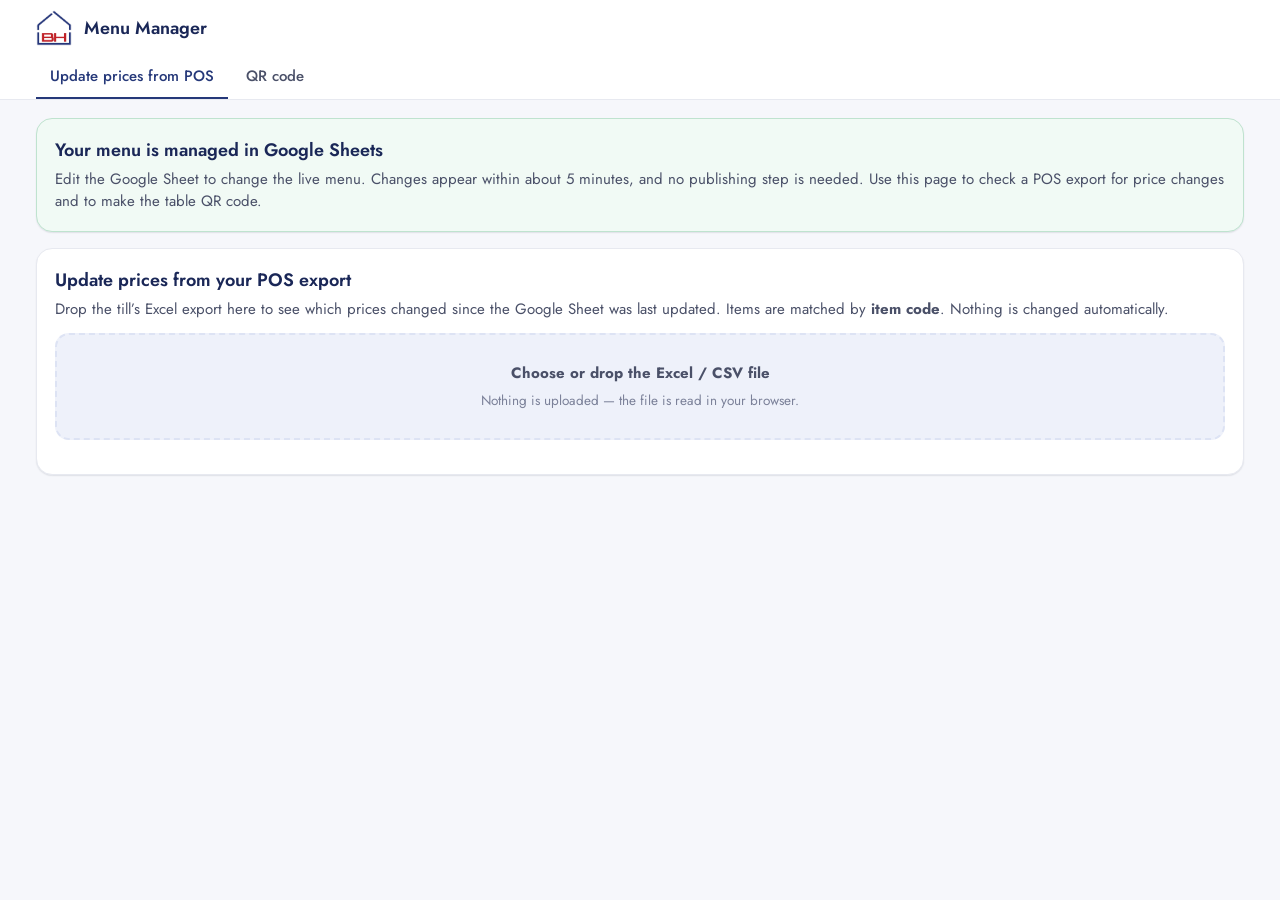
<file: manage/index.html>
<!doctype html>
<html lang="en">
<head>
<meta charset="utf-8">
<meta name="viewport" content="width=device-width, initial-scale=1">
<meta name="robots" content="noindex">
<title>Best Home · Menu Manager</title>
<link rel="icon" href="../assets/favicon.png">
<link rel="stylesheet" href="../assets/base.css">
<style>
  body { background: var(--bg-2); font-size: 15px; }
  header.top { position: sticky; top: 0; z-index: 30; background: #fff; border-bottom: 1px solid var(--line); }
  .top-in { max-width: 1240px; margin: 0 auto; padding: 10px 16px; display: flex; align-items: center; gap: 12px; flex-wrap: wrap; }
  .top-in img { width: 36px; }
  .top-in h1 { margin: 0; font-size: 18px; font-weight: 600; color: var(--navy-ink); }
  .status { margin-left: auto; font-size: 13px; color: var(--ink-3); display: flex; align-items: center; gap: 8px; }
  .dot { width: 8px; height: 8px; border-radius: 50%; background: #2fa36b; }
  .dirty .dot { background: #e8a317; }
  nav.tabs { max-width: 1240px; margin: 0 auto; padding: 0 16px; display: flex; gap: 4px; overflow-x: auto; scrollbar-width: none; }
  nav.tabs button { padding: 10px 14px; border-bottom: 2.5px solid transparent; color: var(--ink-2); font-weight: 500; white-space: nowrap; }
  nav.tabs button.on { color: var(--navy); border-color: var(--navy); }
  main { max-width: 1240px; margin: 0 auto; padding: 18px 16px 80px; }
  .pane { display: none; } .pane.on { display: block; }
  .card { background: #fff; border: 1px solid var(--line); border-radius: 16px; padding: 18px; box-shadow: var(--shadow-sm); margin-bottom: 16px; }
  .card h2 { margin: 0 0 6px; font-size: 18px; font-weight: 600; color: var(--navy-ink); }
  .card p { margin: 0 0 12px; color: var(--ink-2); }
  .muted { color: var(--ink-3); font-size: 13.5px; }
  .btn { display: inline-flex; align-items: center; gap: 8px; height: 40px; padding: 0 16px; border-radius: 10px; background: #fff; border: 1px solid var(--line); font-weight: 500; color: var(--ink); text-decoration: none; white-space: nowrap; }
  .btn:hover { border-color: var(--navy-100); background: var(--navy-50); }
  .btn.pri { background: var(--navy); border-color: var(--navy); color: #fff; }
  .btn.pri:hover { background: var(--navy-ink); }
  .btn.ghost { border-color: transparent; background: none; }
  .btn .ico { width: 18px; height: 18px; }
  .row { display: flex; gap: 10px; flex-wrap: wrap; align-items: center; }
  input.f, select.f, textarea.f { height: 38px; padding: 0 10px; border: 1px solid var(--line); border-radius: 9px; background: #fff; font: inherit; font-size: 15px; min-width: 0; width: 100%; }
  input.f:focus, select.f:focus { outline: none; border-color: var(--navy); box-shadow: 0 0 0 3px var(--navy-50); }
  .toolbar { position: sticky; top: var(--hdr, 101px); z-index: 20; display: flex; gap: 10px; flex-wrap: wrap; align-items: center; padding: 10px; margin: -4px -4px 14px; background: rgba(246,247,251,.94); backdrop-filter: blur(8px); border-radius: 14px; }
  .toolbar .sq { flex: 1 1 220px; }
  .toolbar select { width: auto; flex: 0 1 220px; }
  .chk { display: inline-flex; align-items: center; gap: 8px; font-size: 14px; color: var(--ink-2); user-select: none; }

  /* items */
  .grp { margin-bottom: 18px; background: #fff; border: 1px solid var(--line); border-radius: 16px; overflow: hidden; box-shadow: var(--shadow-sm); }
  .grp h3 { margin: 0; padding: 12px 16px; font-size: 15px; font-weight: 600; display: flex; align-items: center; gap: 10px; color: var(--navy-ink); background: var(--navy-50); }
  .grp h3 .ico { width: 20px; height: 20px; }
  .grp h3 span { margin-left: auto; font-weight: 400; color: var(--ink-3); font-size: 13px; }
  .it { display: grid; grid-template-columns: 46px minmax(160px, 2fr) minmax(90px, 1fr) 96px minmax(130px, 1.2fr) minmax(140px, 2fr) 40px 40px; gap: 8px; align-items: center; padding: 8px 12px; border-top: 1px solid var(--line); }
  .it.head { font-size: 12px; text-transform: uppercase; letter-spacing: .06em; color: var(--ink-3); background: #fff; padding-top: 10px; padding-bottom: 6px; }
  .it.off > :not(.sw):not(.code-wrap) { opacity: .45; }
  .it .code { font-size: 11px; color: var(--ink-3); }
  .price-in { position: relative; }
  .price-in::before { content: "$"; position: absolute; left: 9px; top: 50%; transform: translateY(-50%); color: var(--ink-3); font-size: 14px; }
  .price-in input { padding-left: 20px; text-align: right; font-variant-numeric: tabular-nums; }
  .sw { position: relative; width: 40px; height: 24px; border-radius: 999px; background: #cfd3df; transition: background .15s; }
  .sw::after { content: ""; position: absolute; top: 3px; left: 3px; width: 18px; height: 18px; border-radius: 50%; background: #fff; box-shadow: 0 1px 2px rgba(0,0,0,.2); transition: transform .15s; }
  .sw[aria-checked="true"] { background: #2fa36b; }
  .sw[aria-checked="true"]::after { transform: translateX(16px); }
  .star, .del { width: 36px; height: 36px; border-radius: 9px; display: grid; place-items: center; color: #b9bdca; }
  .star[aria-pressed="true"] { color: var(--red); background: var(--red-50); }
  .star[aria-pressed="true"] svg { fill: currentColor; }
  .del:hover { color: var(--red); background: var(--red-50); }
  .star .ico, .del .ico { width: 19px; height: 19px; }
  @media (max-width: 900px) {
    .toolbar { position: static; }
    .it.head { display: none; }
    .it { grid-template-columns: 46px 1fr 1fr 36px 36px; grid-auto-flow: row; }
    .it > .nm { grid-column: 2 / 4; }
    .it > .op { grid-column: 2 / 3; } .it > .price-in { grid-column: 3 / 4; }
    .it > .cat { grid-column: 2 / 4; } .it > .ds { grid-column: 2 / 4; }
    .it > .star { grid-column: 4; grid-row: 1; } .it > .del { grid-column: 5; grid-row: 1; }
  }
  .empty { padding: 40px; text-align: center; color: var(--ink-3); }

  /* categories */
  .crow { display: grid; grid-template-columns: 44px 1fr 150px 70px auto; gap: 10px; align-items: center; padding: 8px 0; border-top: 1px solid var(--line); }
  .crow:first-of-type { border-top: 0; }
  .crow .ic { width: 40px; height: 40px; border-radius: 11px; background: var(--navy-50); color: var(--navy); display: grid; place-items: center; }
  .crow .n { color: var(--ink-3); font-size: 13px; text-align: right; }
  @media (max-width: 640px) { .crow { grid-template-columns: 44px 1fr auto; } .crow select, .crow .n { grid-column: 2; } }

  /* pos diff */
  table.diff { width: 100%; border-collapse: collapse; font-size: 14px; }
  table.diff th, table.diff td { text-align: left; padding: 8px 10px; border-bottom: 1px solid var(--line); }
  table.diff th { font-size: 12px; text-transform: uppercase; letter-spacing: .06em; color: var(--ink-3); font-weight: 500; }
  .up { color: #b0341c; } .dn { color: #1f8a57; }
  .pill { display: inline-block; padding: 2px 8px; border-radius: 999px; font-size: 12px; font-weight: 600; background: var(--navy-50); color: var(--navy); }
  .pill.new { background: #fff2cf; color: #7a5a00; }
  .drop { display: grid; place-items: center; gap: 6px; padding: 28px; border: 2px dashed var(--navy-100); border-radius: 14px; text-align: center; color: var(--ink-2); cursor: pointer; background: var(--navy-50); }
  .drop.over { border-color: var(--navy); }
  ol.steps { margin: 8px 0 14px; padding-left: 20px; color: var(--ink-2); line-height: 1.7; }
  code { background: var(--bg-2); padding: 1px 6px; border-radius: 6px; font-size: 13.5px; }
  .grid2 { display: grid; gap: 16px; grid-template-columns: 1fr; }
  @media (min-width: 900px) { .grid2 { grid-template-columns: 1fr 1fr; } }
  #qr-canvas { width: 240px; height: 240px; border-radius: 12px; border: 1px solid var(--line); background: #fff; }
  .toast { position: fixed; left: 50%; bottom: 24px; transform: translate(-50%, 20px); background: var(--ink); color: #fff; padding: 10px 16px; border-radius: 12px; font-size: 14px; opacity: 0; pointer-events: none; transition: .25s; z-index: 99; }
  .toast.show { opacity: 1; transform: translate(-50%, 0); }
</style>
</head>
<body>
<header class="top">
  <div class="top-in">
    <img src="../assets/logo-mark.png" alt="">
    <h1>Menu Manager</h1>
    <div class="status" id="status"><span class="dot"></span><span id="status-t">Loading…</span></div>
    <div class="row">
      <select class="f" id="preview-sel" style="width:auto" aria-label="Preview design">
        <option value="">Preview: Live menu (Tiles)</option><option value="scroll/">Preview: Scroll</option><option value="editorial/">Preview: Editorial</option>
      </select>
      <button class="btn" id="preview-btn" type="button">Preview</button>
      <button class="btn pri" type="button" data-go="publish">Publish</button>
    </div>
  </div>
  <nav class="tabs" id="tabs">
    <button data-go="items" class="on">Items</button>
    <button data-go="cats">Categories</button>
    <button data-go="pos">Update prices from POS</button>
    <button data-go="publish">Publish</button>
    <button data-go="qr">QR code</button>
  </nav>
</header>

<main>
  <div class="card" id="sheet-mode" hidden style="border-color:#bfe3cf;background:#f1faf5">
    <h2>Your menu is managed in Google Sheets</h2>
    <p style="margin:0">Edit the Google Sheet to change the live menu. Changes appear within about 5 minutes, and no publishing step is needed.
      Use this page to check a POS export for price changes and to make the table QR code.</p>
  </div>
  <!-- ITEMS -->
  <section class="pane on" id="p-items">
    <div class="toolbar">
      <input class="f sq" id="q" type="search" placeholder="Search items or POS code…">
      <select class="f" id="fcat"><option value="">All categories</option></select>
      <label class="chk"><input type="checkbox" id="show-hidden"> Show hidden items</label>
      <button class="btn pri" id="add" type="button"><span data-i="plus"></span>Add item</button>
    </div>
    <div id="items"></div>
  </section>

  <!-- CATEGORIES -->
  <section class="pane" id="p-cats">
    <div class="card">
      <h2>Categories</h2>
      <p>Rename, re-order and pick an icon. The order here is the order on the menu.</p>
      <div id="cats"></div>
      <div class="row" style="margin-top:12px"><input class="f" id="new-cat" placeholder="New category name" style="max-width:280px"><button class="btn" id="add-cat" type="button">Add category</button></div>
    </div>
  </section>

  <!-- POS -->
  <section class="pane" id="p-pos">
    <div class="card">
      <h2>Update prices from your POS export</h2>
      <p>Export the item list from the till (same format as <code>menu.xlsx</code>: Item Code, Description, Price, Family) and drop it here.
        Prices are matched by <b>item code</b> — your nicer menu names, categories and descriptions are kept. New till items are added as <b>hidden</b> so you can decide whether to show them.</p>
      <label class="drop" id="drop"><input type="file" id="pos-file" accept=".xlsx,.xls,.csv" hidden>
        <b>Choose or drop the Excel / CSV file</b><span class="muted">Nothing is uploaded — the file is read in your browser.</span></label>
      <div id="pos-out" style="margin-top:16px"></div>
    </div>
  </section>

  <!-- PUBLISH -->
  <section class="pane" id="p-publish">
    <div class="grid2">
      <div class="card">
        <h2>Option 1 · Publish the file (recommended)</h2>
        <p>Your edits are saved in this browser. To put them live:</p>
        <ol class="steps">
          <li>Click <b>Download menu.json</b>.</li>
          <li>On GitHub, open the repository → folder <code>data</code> → <b>Add file → Upload files</b>, drop <code>menu.json</code> and click <b>Commit changes</b>.</li>
          <li>Netlify rebuilds automatically — the live menu updates in about 30 seconds.</li>
        </ol>
        <div class="row"><button class="btn pri" id="dl-json" type="button">Download menu.json</button></div>
      </div>
      <div class="card">
        <h2>Option 2 · Google Sheets (no publishing step)</h2>
        <p>Prefer editing a spreadsheet? Keep the menu in Google Sheets and the website reads it live.</p>
        <ol class="steps">
          <li>Download the CSV below and import it into a new Google Sheet (<b>File → Import</b>).</li>
          <li><b>File → Share → Publish to web</b>, choose <b>Comma-separated values (.csv)</b>, publish, copy the link.</li>
          <li>Paste the link into <code>assets/config.js</code> → <code>sheetCsvUrl</code> (one-time).</li>
        </ol>
        <div class="row"><button class="btn" id="dl-csv" type="button">Download menu.csv</button></div>
        <p class="muted" style="margin-top:12px">Columns: code, category, name, option, price, description, tags, visible. Rows with the same name in the same category become one dish with several sizes (e.g. Glass / Bottle). Set <i>visible</i> to “no” to hide an item.</p>
      </div>
    </div>
    <div class="card">
      <h2>Start over</h2>
      <p>Throw away the changes saved in this browser and reload the menu that is currently live.</p>
      <button class="btn" id="discard" type="button">Discard my changes</button>
    </div>
  </section>

  <!-- QR -->
  <section class="pane" id="p-qr">
    <div class="card">
      <h2>QR code for the tables</h2>
      <p>Print it on table cards, the door or receipts. It points to your live menu.</p>
      <div class="grid2">
        <div>
          <label class="muted" for="qr-url">Menu address</label>
          <input class="f" id="qr-url" style="margin:6px 0 12px">
          <div class="row"><button class="btn pri" id="qr-dl" type="button">Download PNG</button></div>
          <p class="muted" style="margin-top:12px">Tip: once you have a custom domain (e.g. menu.besthome.com), paste it above and download the QR again.</p>
        </div>
        <canvas id="qr-canvas" width="960" height="960"></canvas>
      </div>
    </div>
  </section>
</main>
<div class="toast" id="toast"></div>

<script src="../assets/config.js"></script>
<script src="../assets/icons.js"></script>
<script src="../assets/menu-core.js"></script>
<script src="../assets/vendor/qrcode.js"></script>
<script>
(async () => {
  const $ = (s) => document.querySelector(s);
  const { esc, icon } = BH;
  document.querySelectorAll("[data-i]").forEach((el) => el.innerHTML = icon(el.dataset.i));

  // ---------- state
  let data, dirty = false;
  const SHEET = !!BH.config.sheetCsvUrl;
  const draft = (() => { try { return localStorage.getItem(BH.DRAFT_KEY); } catch (e) { return null; } })();
  async function loadLive() {
    // live data only (BH.fetchRaw would prefer the draft)
    if (BH.config.sheetCsvUrl) {
      try { const r = await fetch(BH.sheetUrl(BH.config.sheetCsvUrl), { cache: "no-store" }); if (r.ok) return BH.fromCSV(await r.text()); } catch (e) {}
    }
    return (await fetch(BH.root + "data/menu.json", { cache: "no-store" })).json();
  }
  if (draft && !SHEET) { data = JSON.parse(draft); dirty = true; } else data = await loadLive();
  data.items.forEach((it) => { it.tags = it.tags || []; });

  let saveT;
  function save() {
    dirty = true; status();
    clearTimeout(saveT);
    saveT = setTimeout(() => { try { localStorage.setItem(BH.DRAFT_KEY, JSON.stringify(data)); } catch (e) { toast("Could not save in this browser"); } }, 250);
  }
  function status() {
    $("#status").classList.toggle("dirty", dirty);
    $("#status-t").textContent = dirty ? "Unpublished changes (saved in this browser)" : "Up to date with the live menu";
  }
  const toast = (m) => { const t = $("#toast"); t.textContent = m; t.classList.add("show"); clearTimeout(t._t); t._t = setTimeout(() => t.classList.remove("show"), 2600); };
  status();
  const hdr = () => document.documentElement.style.setProperty("--hdr", document.querySelector("header.top").offsetHeight + "px");
  hdr(); addEventListener("resize", hdr);

  // ---------- tabs
  function go(tab) {
    document.querySelectorAll("#tabs button").forEach((b) => b.classList.toggle("on", b.dataset.go === tab));
    document.querySelectorAll(".pane").forEach((p) => p.classList.toggle("on", p.id === "p-" + tab));
    if (tab === "cats") renderCats();
    if (tab === "qr") drawQR();
    scrollTo(0, 0);
  }
  document.addEventListener("click", (e) => { const b = e.target.closest("[data-go]"); if (b) go(b.dataset.go); });
  $("#preview-btn").onclick = () => {
    try { localStorage.setItem(BH.DRAFT_KEY, JSON.stringify(data)); } catch (e) {}
    window.open(BH.root + $("#preview-sel").value + "?preview", "_blank");
  };

  // ---------- items
  const catOpts = (sel) => data.categories.map((c) => `<option value="${esc(c.id)}"${c.id === sel ? " selected" : ""}>${esc(c.name)}</option>`).join("");
  function fillCatFilter() { const v = $("#fcat").value; $("#fcat").innerHTML = `<option value="">All categories</option>` + catOpts(v); $("#fcat").value = v; }

  function rowHTML(it, i) {
    const sig = it.tags.includes("signature");
    return `<div class="it${it.visible ? "" : " off"}" data-k="${i}">
      <button class="sw" role="switch" aria-checked="${it.visible}" data-a="vis" title="Show on menu"></button>
      <div class="nm"><input class="f" data-f="name" value="${esc(it.name)}" aria-label="Name"><div class="code">POS #${esc(it.code || "—")}</div></div>
      <input class="f op" data-f="option" value="${esc(it.option || "")}" placeholder="Size / option" aria-label="Option">
      <label class="price-in"><input class="f" data-f="price" type="number" step="0.01" min="0" inputmode="decimal" value="${it.price}" aria-label="Price"></label>
      <select class="f cat" data-f="category" aria-label="Category">${catOpts(it.category)}</select>
      <input class="f ds" data-f="description" value="${esc(it.description || "")}" placeholder="Description (optional)" aria-label="Description">
      <button class="star" aria-pressed="${sig}" data-a="sig" title="House signature">${icon("star")}</button>
      <button class="del" data-a="del" title="Delete item">${icon("close")}</button></div>`;
  }
  function renderItems() {
    const q = $("#q").value.trim().toLowerCase(), fc = $("#fcat").value, sh = $("#show-hidden").checked;
    const groups = data.categories.map((c) => {
      const rows = [];
      data.items.forEach((it, i) => {
        if (it.category !== c.id || (fc && fc !== c.id)) return;
        if (!sh && !it.visible && !q) return;
        if (q && !(it.name + " " + (it.option || "") + " " + (it.code || "") + " " + (it.description || "")).toLowerCase().includes(q)) return;
        rows.push(rowHTML(it, i));
      });
      if (!rows.length) return "";
      return `<div class="grp"><h3>${icon(c.icon)}${esc(c.name)}<span>${rows.length} rows</span></h3>
        <div class="it head"><span>Show</span><span>Name</span><span>Size</span><span>Price</span><span>Category</span><span>Description</span><span></span><span></span></div>${rows.join("")}</div>`;
    }).join("");
    $("#items").innerHTML = groups || `<div class="empty">No items match.</div>`;
  }
  let qt; $("#q").addEventListener("input", () => { clearTimeout(qt); qt = setTimeout(renderItems, 150); });
  $("#fcat").onchange = renderItems; $("#show-hidden").onchange = renderItems;

  $("#items").addEventListener("input", (e) => {
    const f = e.target.dataset.f, row = e.target.closest("[data-k]"); if (!f || !row) return;
    const it = data.items[+row.dataset.k];
    it[f] = f === "price" ? Math.round((parseFloat(e.target.value) || 0) * 100) / 100 : e.target.value;
    save();
  });
  $("#items").addEventListener("change", (e) => { if (e.target.dataset.f === "category") renderItems(); });
  $("#items").addEventListener("click", (e) => {
    const b = e.target.closest("[data-a]"), row = e.target.closest("[data-k]"); if (!b || !row) return;
    const k = +row.dataset.k, it = data.items[k];
    if (b.dataset.a === "vis") { it.visible = !it.visible; b.setAttribute("aria-checked", it.visible); row.classList.toggle("off", !it.visible); }
    if (b.dataset.a === "sig") { const on = !it.tags.includes("signature"); it.tags = on ? [...it.tags, "signature"] : it.tags.filter((t) => t !== "signature"); b.setAttribute("aria-pressed", on); }
    if (b.dataset.a === "del") { if (!confirm(`Delete “${it.name}${it.option ? " – " + it.option : ""}”?\nTip: switching it off hides it without deleting.`)) return; data.items.splice(k, 1); renderItems(); }
    save();
  });
  $("#add").onclick = () => {
    const cat = $("#fcat").value || data.categories[0].id;
    let at = -1; data.items.forEach((it, i) => { if (it.category === cat) at = i; });
    data.items.splice(at + 1, 0, { code: "", name: "New item", option: "", price: 0, category: cat, description: "", tags: [], visible: true });
    save(); $("#q").value = ""; renderItems();
    const el = document.querySelector(`[data-k="${at + 1}"] [data-f=name]`); el.scrollIntoView({ block: "center" }); el.select();
  };

  // ---------- categories
  function renderCats() {
    const iconOpts = (sel) => BH_ICON_NAMES.slice(0, BH_ICON_NAMES.indexOf("search")).map((n) => `<option${n === sel ? " selected" : ""}>${n}</option>`).join("");
    $("#cats").innerHTML = data.categories.map((c, i) => {
      const n = data.items.filter((it) => it.category === c.id).length;
      return `<div class="crow" data-c="${i}"><span class="ic">${icon(c.icon)}</span>
        <input class="f" data-cf="name" value="${esc(c.name)}" aria-label="Category name">
        <select class="f" data-cf="icon" aria-label="Icon">${iconOpts(c.icon)}</select>
        <span class="n">${n} rows</span>
        <span class="row" style="gap:4px;flex-wrap:nowrap">
          <button class="btn ghost" data-ca="up" title="Move up" ${i ? "" : "disabled"}>${icon("up")}</button>
          <button class="btn ghost" data-ca="down" title="Move down" style="transform:rotate(180deg)" ${i < data.categories.length - 1 ? "" : "disabled"}>${icon("up")}</button>
          <button class="btn ghost" data-ca="del" title="${n ? "Move its items first" : "Delete"}" ${n ? "disabled" : ""}>${icon("close")}</button></span></div>`;
    }).join("");
  }
  $("#cats").addEventListener("input", (e) => {
    const f = e.target.dataset.cf, r = e.target.closest("[data-c]"); if (!f) return;
    data.categories[+r.dataset.c][f] = e.target.value; save();
    if (f === "icon") r.querySelector(".ic").innerHTML = icon(e.target.value);
    fillCatFilter();
  });
  $("#cats").addEventListener("click", (e) => {
    const b = e.target.closest("[data-ca]"); if (!b) return;
    const i = +b.closest("[data-c]").dataset.c, C = data.categories;
    if (b.dataset.ca === "up") [C[i - 1], C[i]] = [C[i], C[i - 1]];
    if (b.dataset.ca === "down") [C[i + 1], C[i]] = [C[i], C[i + 1]];
    if (b.dataset.ca === "del") C.splice(i, 1);
    save(); renderCats(); fillCatFilter(); renderItems();
  });
  $("#add-cat").onclick = () => {
    const name = $("#new-cat").value.trim(); if (!name) return;
    let id = BH.slug(name) || "cat"; while (data.categories.some((c) => c.id === id)) id += "-2";
    data.categories.push({ id, name, icon: "plus" }); $("#new-cat").value = "";
    save(); renderCats(); fillCatFilter(); renderItems();
  };

  // ---------- POS import
  let loadingXLSX;
  const needXLSX = () => loadingXLSX || (loadingXLSX = new Promise((ok, no) => {
    const s = document.createElement("script"); s.src = BH.root + "assets/vendor/xlsx.mini.min.js"; s.onload = ok; s.onerror = no; document.head.appendChild(s);
  }));
  async function readPOS(file) {
    let rows;
    if (/\.csv$/i.test(file.name)) rows = BH.parseCSV(await file.text());
    else { await needXLSX(); const wb = XLSX.read(await file.arrayBuffer()); rows = XLSX.utils.sheet_to_json(wb.Sheets[wb.SheetNames[0]], { header: 1, raw: true }); }
    const head = rows.shift().map((h) => String(h || "").toLowerCase());
    const find = (...w) => { for (const x of w) { const i = head.findIndex((h) => h.includes(x)); if (i >= 0) return i; } return -1; };
    const ci = find("code"), di = find("desc", "name"), pi = find("price"), fi = find("family name", "family", "group");
    if (ci < 0 || pi < 0) throw new Error("Could not find the “Item Code” and “Price” columns.");
    return rows.filter((r) => r && r[ci] != null && r[ci] !== "").map((r) => ({
      code: String(r[ci]).trim(), desc: String(r[di] ?? "").trim(), price: Math.round((parseFloat(String(r[pi]).replace(/[^0-9.]/g, "")) || 0) * 100) / 100,
      family: fi >= 0 ? String(r[fi] ?? "").trim() : "",
    }));
  }
  const title = (s) => s.toLowerCase().replace(/(^|[\s(+\-/])([a-z])/g, (m, a, b) => a + b.toUpperCase());
  function guessCat(family) {
    const f = family.toLowerCase().split(/\s+/)[0] || "";
    const hit = f && data.categories.find((c) => c.name.toLowerCase().includes(f.replace(/s$/, "")));
    return (hit || data.categories[data.categories.length - 1]).id;
  }
  async function onPOS(file) {
    const out = $("#pos-out");
    try {
      const pos = await readPOS(file);
      const byCode = {}; data.items.forEach((it) => it.code && (byCode[it.code] = it));
      const changed = [], added = [];
      pos.forEach((p) => {
        const it = byCode[p.code];
        if (it) { if (Math.abs(it.price - p.price) > 0.001) changed.push({ it, p }); }
        else added.push(p);
      });
      if (!changed.length && !added.length) { out.innerHTML = `<p>✅ Everything already matches — ${pos.length} POS items checked, no price changes.</p>`; return; }
      out.innerHTML = `<p><b>${changed.length}</b> price change${changed.length === 1 ? "" : "s"} and <b>${added.length}</b> new till item${added.length === 1 ? "" : "s"} found in ${esc(file.name)}.</p>
        <div style="overflow-x:auto"><table class="diff"><thead><tr><th>Code</th><th>Menu item</th><th>Old</th><th>New</th><th></th></tr></thead><tbody>
        ${changed.map(({ it, p }) => `<tr><td>${esc(p.code)}</td><td>${esc(it.name)}${it.option ? " · " + esc(it.option) : ""}${it.visible ? "" : ' <span class="muted">(hidden)</span>'}</td><td>${BH.price(it.price)}</td><td class="${p.price > it.price ? "up" : "dn"}">${BH.price(p.price)}</td><td><span class="pill">price</span></td></tr>`).join("")}
        ${added.map((p) => `<tr><td>${esc(p.code)}</td><td>${esc(title(p.desc))} <span class="muted">${esc(p.family)}</span></td><td>—</td><td>${BH.price(p.price)}</td><td><span class="pill new">new · hidden</span></td></tr>`).join("")}
        </tbody></table></div>
        ${SHEET ? `<p class="muted" style="margin-top:14px">Update these prices in the Google Sheet (search the code with Ctrl+F / “Find”). Add new items there if they should appear on the menu.</p>`
          : `<div class="row" style="margin-top:14px"><button class="btn pri" id="apply" type="button">Apply these changes</button><span class="muted">You can review everything in the Items tab before publishing.</span></div>`}`;
      if (SHEET) return;
      $("#apply").onclick = () => {
        changed.forEach(({ it, p }) => (it.price = p.price));
        added.forEach((p) => data.items.push({ code: p.code, name: title(p.desc), option: "", price: p.price, category: guessCat(p.family), description: "", tags: [], visible: false }));
        save(); renderItems();
        out.innerHTML = `<p>✅ Applied ${changed.length} price change(s) and added ${added.length} new item(s) as hidden. Don’t forget to <a href="#" data-go="publish">publish</a>.</p>`;
        toast("Prices updated");
      };
    } catch (err) { out.innerHTML = `<p style="color:var(--red)">Could not read that file: ${esc(err.message)}</p>`; }
  }
  $("#pos-file").onchange = (e) => e.target.files[0] && onPOS(e.target.files[0]);
  const drop = $("#drop");
  ["dragenter", "dragover"].forEach((t) => drop.addEventListener(t, (e) => { e.preventDefault(); drop.classList.add("over"); }));
  ["dragleave", "drop"].forEach((t) => drop.addEventListener(t, (e) => { e.preventDefault(); drop.classList.remove("over"); }));
  drop.addEventListener("drop", (e) => e.dataTransfer.files[0] && onPOS(e.dataTransfer.files[0]));

  // ---------- publish
  const download = (name, text, type) => {
    const a = document.createElement("a"); a.href = URL.createObjectURL(new Blob([text], { type })); a.download = name; a.click();
    setTimeout(() => URL.revokeObjectURL(a.href), 1000);
  };
  $("#dl-json").onclick = () => { download("menu.json", JSON.stringify(data, null, 1) + "\n", "application/json"); toast("menu.json downloaded — upload it to the data folder on GitHub"); };
  $("#dl-csv").onclick = () => {
    const name = Object.fromEntries(data.categories.map((c) => [c.id, c.name]));
    const q = (v) => /[",\n]/.test(String(v)) ? '"' + String(v).replace(/"/g, '""') + '"' : String(v);
    // category order follows the Categories tab
    const order = Object.fromEntries(data.categories.map((c, i) => [c.id, i]));
    const rows = [...data.items].sort((a, b) => (order[a.category] ?? 99) - (order[b.category] ?? 99));
    const csv = [["code", "category", "name", "option", "price", "description", "tags", "visible"].join(",")]
      .concat(rows.map((it) => [it.code, name[it.category] || it.category, it.name, it.option || "", it.price, it.description || "", (it.tags || []).join(" "), it.visible ? "yes" : "no"].map(q).join(",")));
    download("menu.csv", "﻿" + csv.join("\n") + "\n", "text/csv");
  };
  $("#discard").onclick = async () => {
    if (!confirm("Discard all unpublished changes?")) return;
    try { localStorage.removeItem(BH.DRAFT_KEY); } catch (e) {}
    data = await loadLive(); data.items.forEach((it) => { it.tags = it.tags || []; });
    dirty = false; status(); fillCatFilter(); renderItems(); toast("Reloaded the live menu");
  };
  addEventListener("beforeunload", () => { try { dirty && localStorage.setItem(BH.DRAFT_KEY, JSON.stringify(data)); } catch (e) {} });

  // ---------- QR
  const logo = new Image(); logo.src = BH.root + "assets/logo-mark.png"; logo.onload = () => drawQR();
  $("#qr-url").value = location.origin + "/";
  function drawQR() {
    const url = $("#qr-url").value.trim(); if (!url) return;
    const qr = qrcode(0, "H"); qr.addData(url); qr.make();
    const n = qr.getModuleCount(), cv = $("#qr-canvas"), ctx = cv.getContext("2d"), S = cv.width, m = 4, cell = S / (n + m * 2);
    ctx.fillStyle = "#fff"; ctx.fillRect(0, 0, S, S); ctx.fillStyle = "#253879";
    for (let r = 0; r < n; r++) for (let c = 0; c < n; c++) if (qr.isDark(r, c)) ctx.fillRect(Math.floor((c + m) * cell), Math.floor((r + m) * cell), Math.ceil(cell), Math.ceil(cell));
    if (logo.complete && logo.naturalWidth) {
      const L = S * 0.2, x = (S - L) / 2;
      ctx.fillStyle = "#fff"; ctx.fillRect(x - cell, x - cell, L + 2 * cell, L + 2 * cell);
      ctx.drawImage(logo, x, x, L, L);
    }
  }
  $("#qr-url").addEventListener("input", drawQR);
  $("#qr-dl").onclick = () => { const a = document.createElement("a"); a.href = $("#qr-canvas").toDataURL("image/png"); a.download = "best-home-menu-qr.png"; a.click(); };

  fillCatFilter(); renderItems();

  // Google Sheets mode: the sheet is the source of truth, so only the read-only helpers stay
  if (SHEET) {
    $("#sheet-mode").hidden = false;
    ["items", "cats", "publish"].forEach((t) => { document.querySelector(`#tabs [data-go="${t}"]`).hidden = true; });
    document.querySelectorAll("header .row, #status").forEach((el) => el.style.display = "none");
    document.querySelector("#p-pos p").innerHTML = "Drop the till’s Excel export here to see which prices changed since the Google Sheet was last updated. Items are matched by <b>item code</b>. Nothing is changed automatically.";
    try { localStorage.removeItem(BH.DRAFT_KEY); } catch (e) {}
    dirty = false;
    go("pos");
  }
})();
</script>
</body>
</html>
</file>
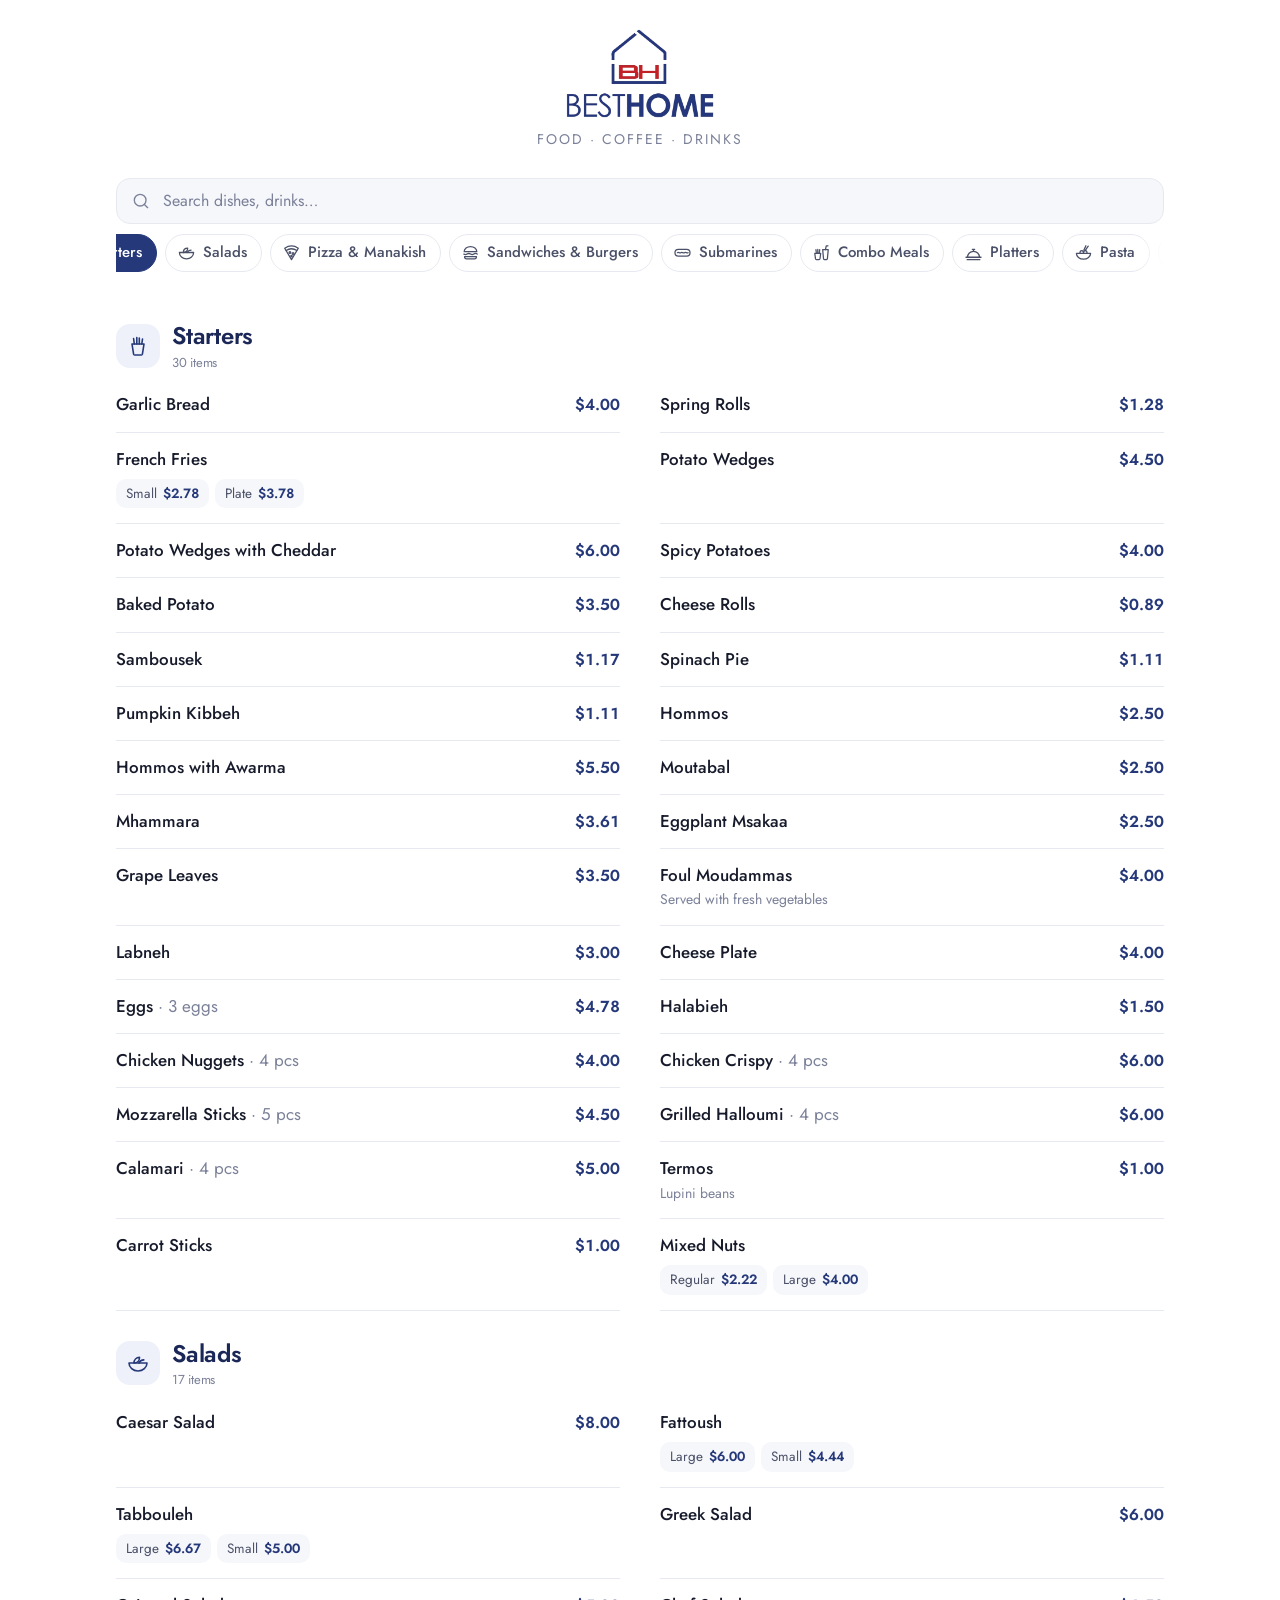
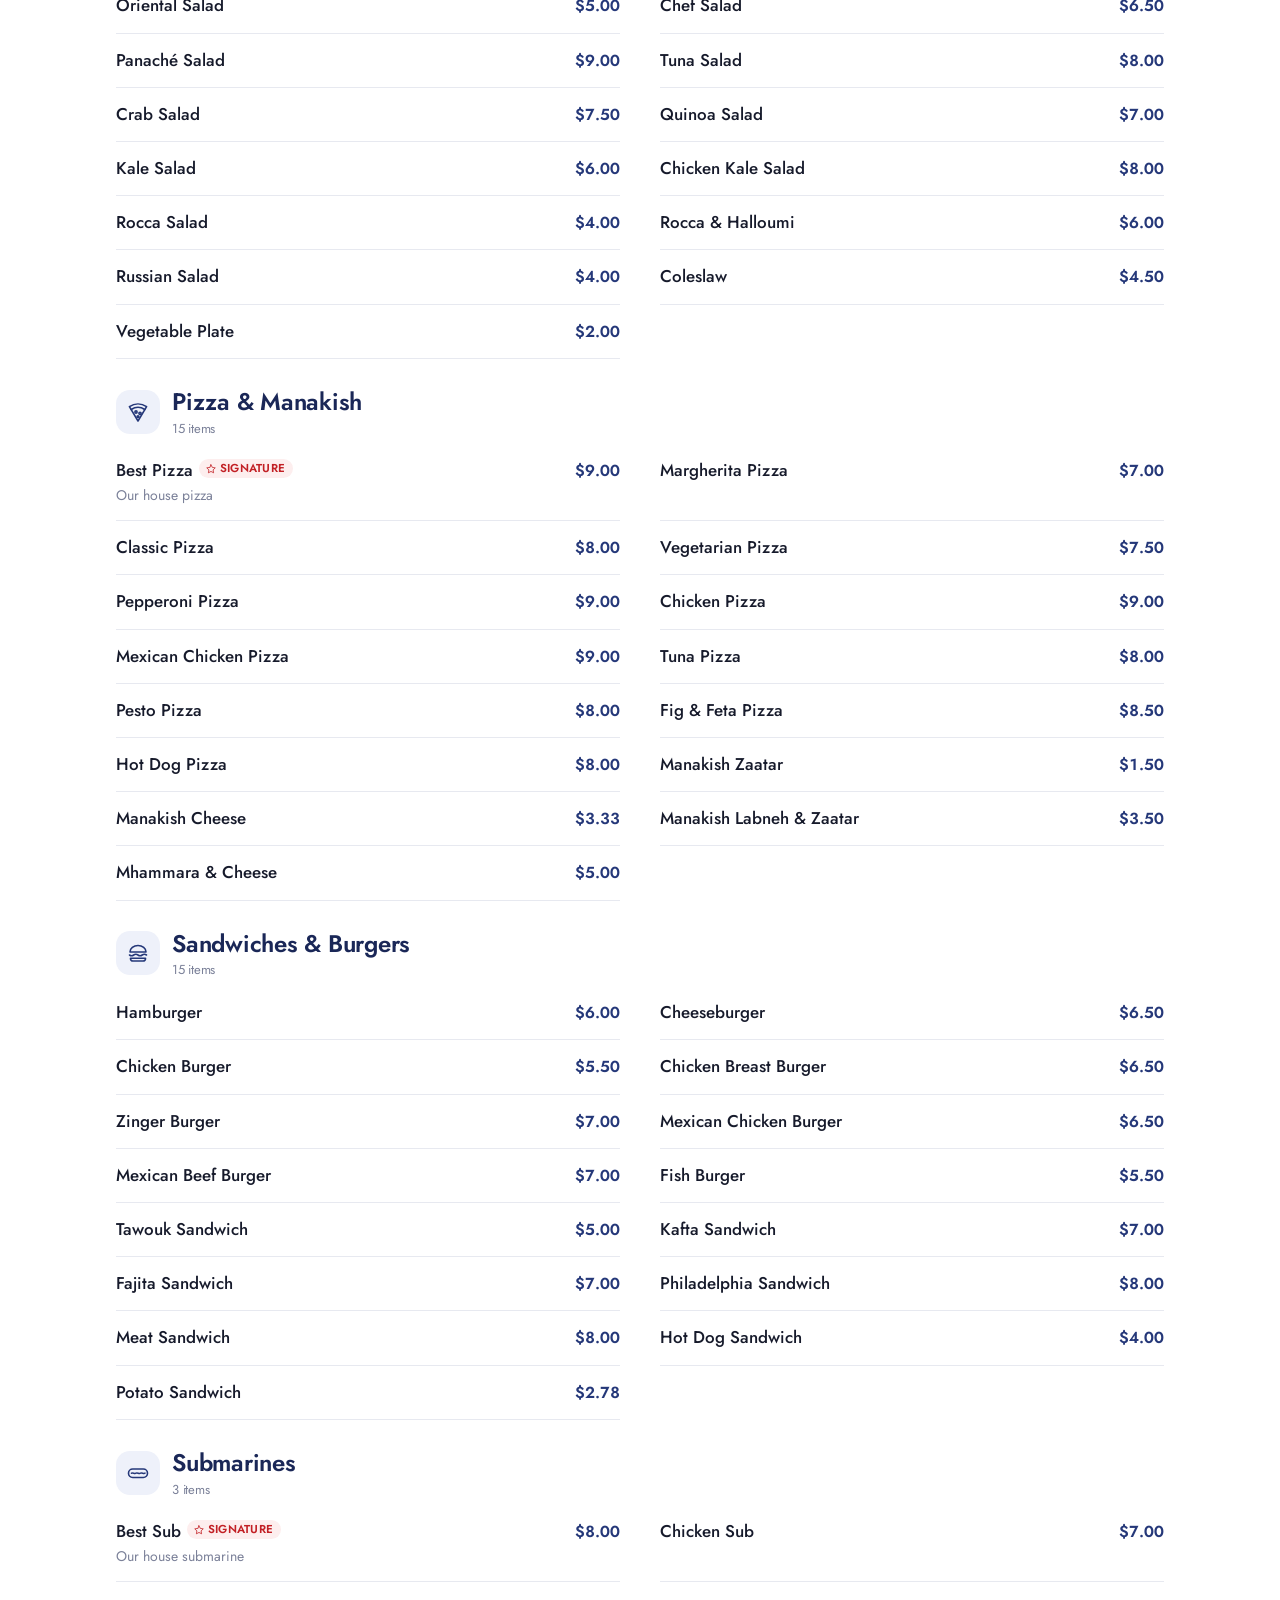
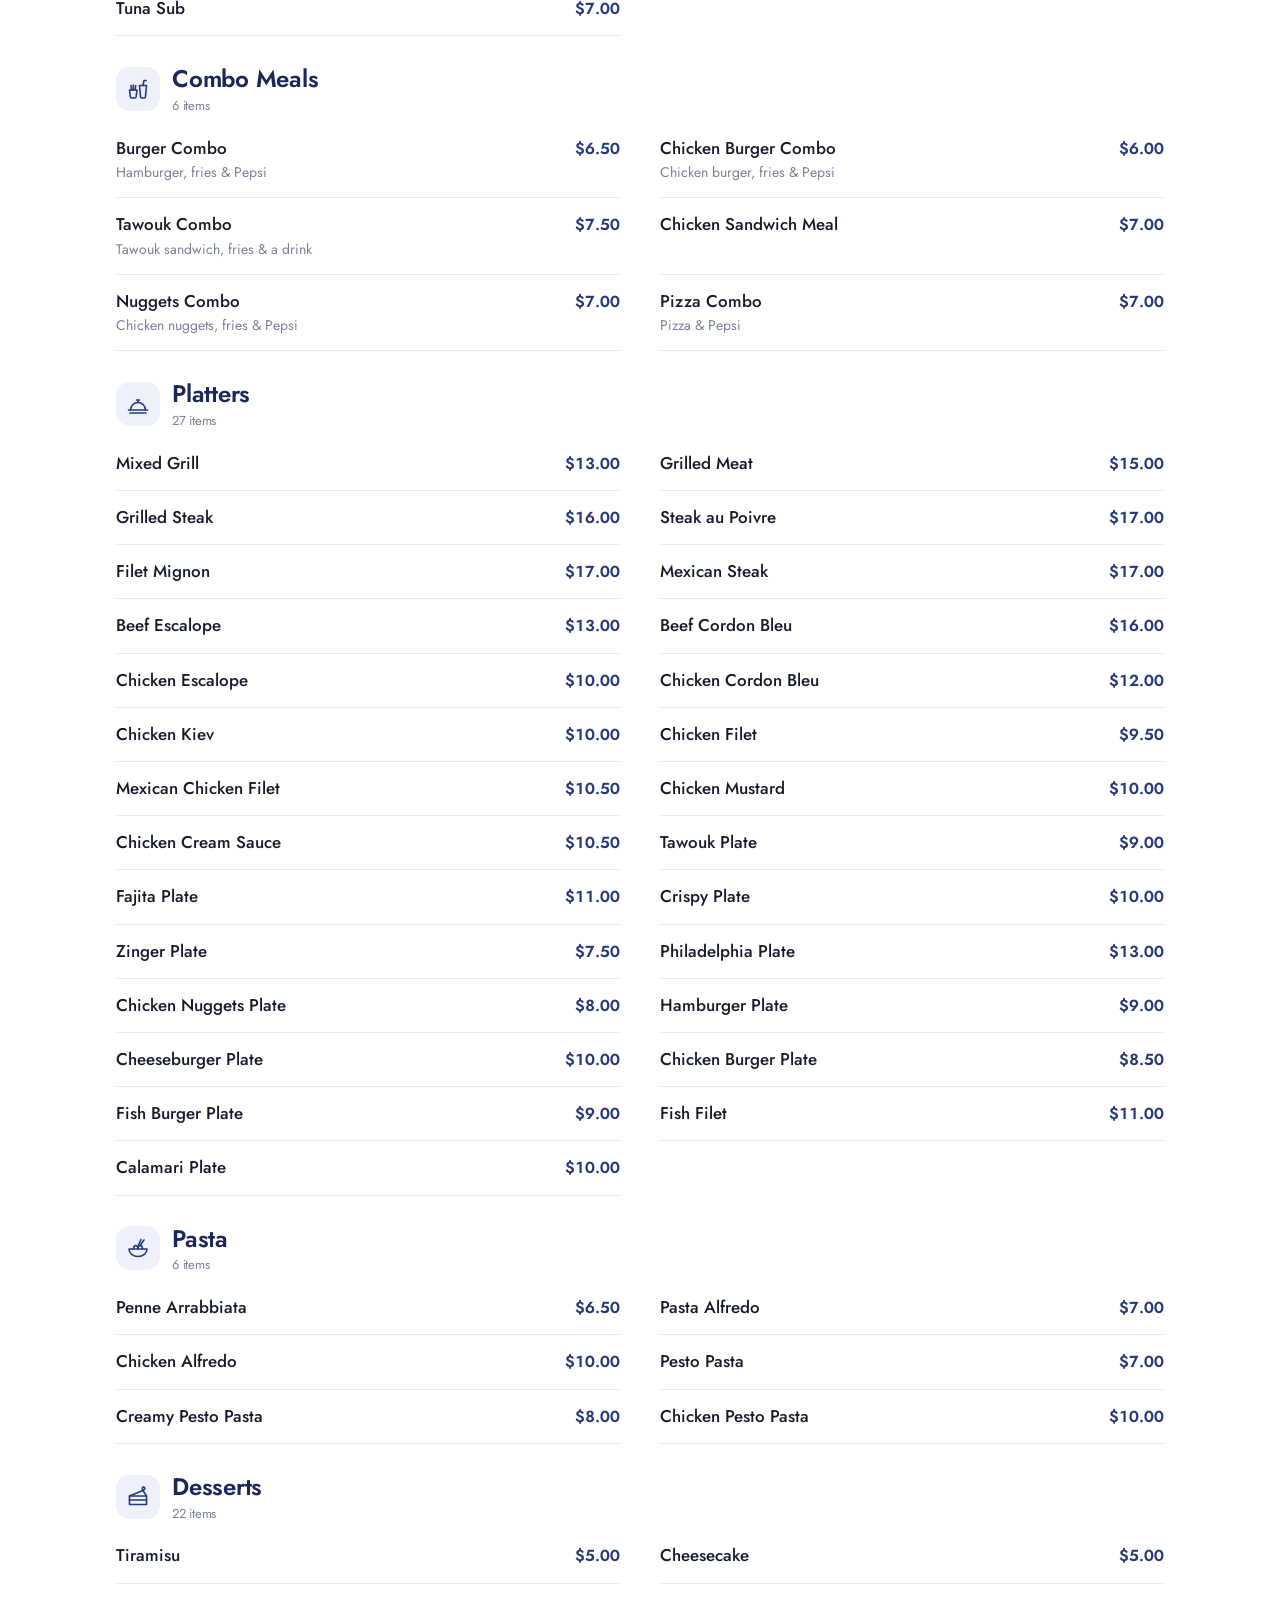
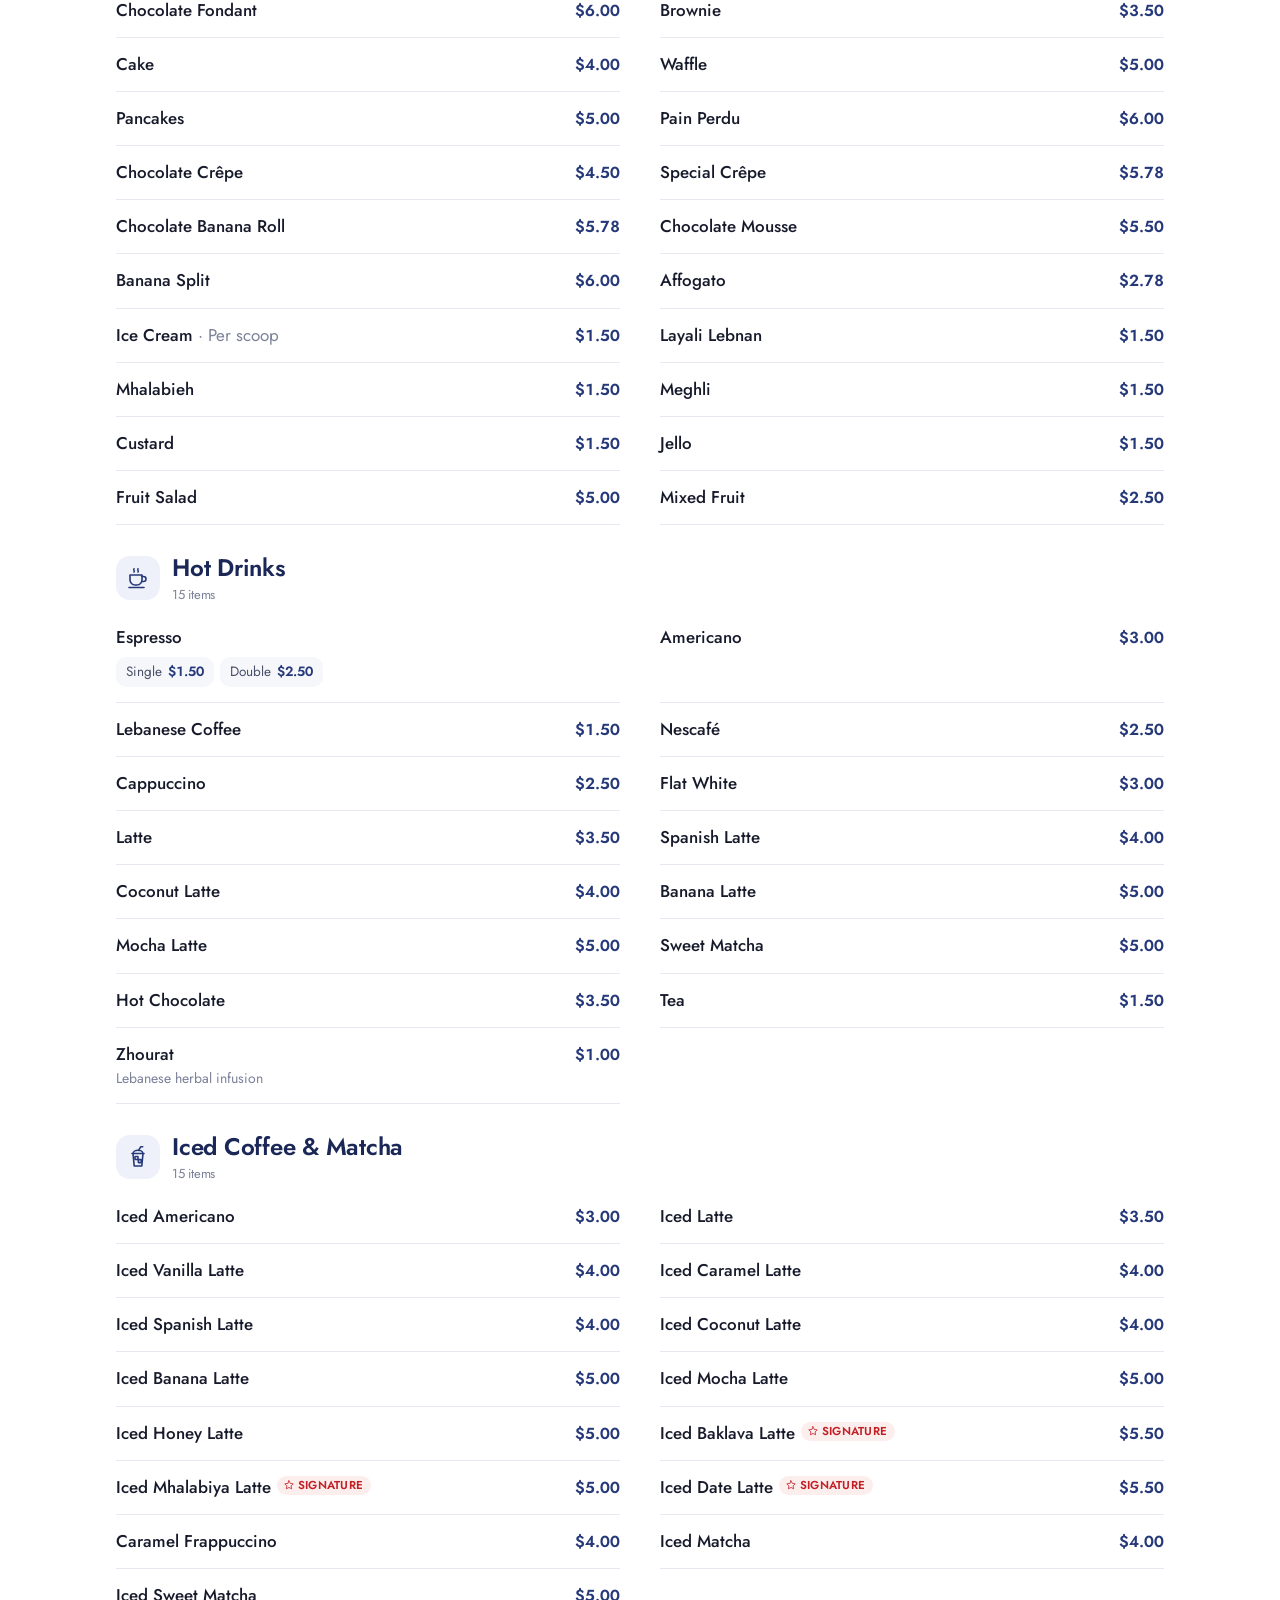
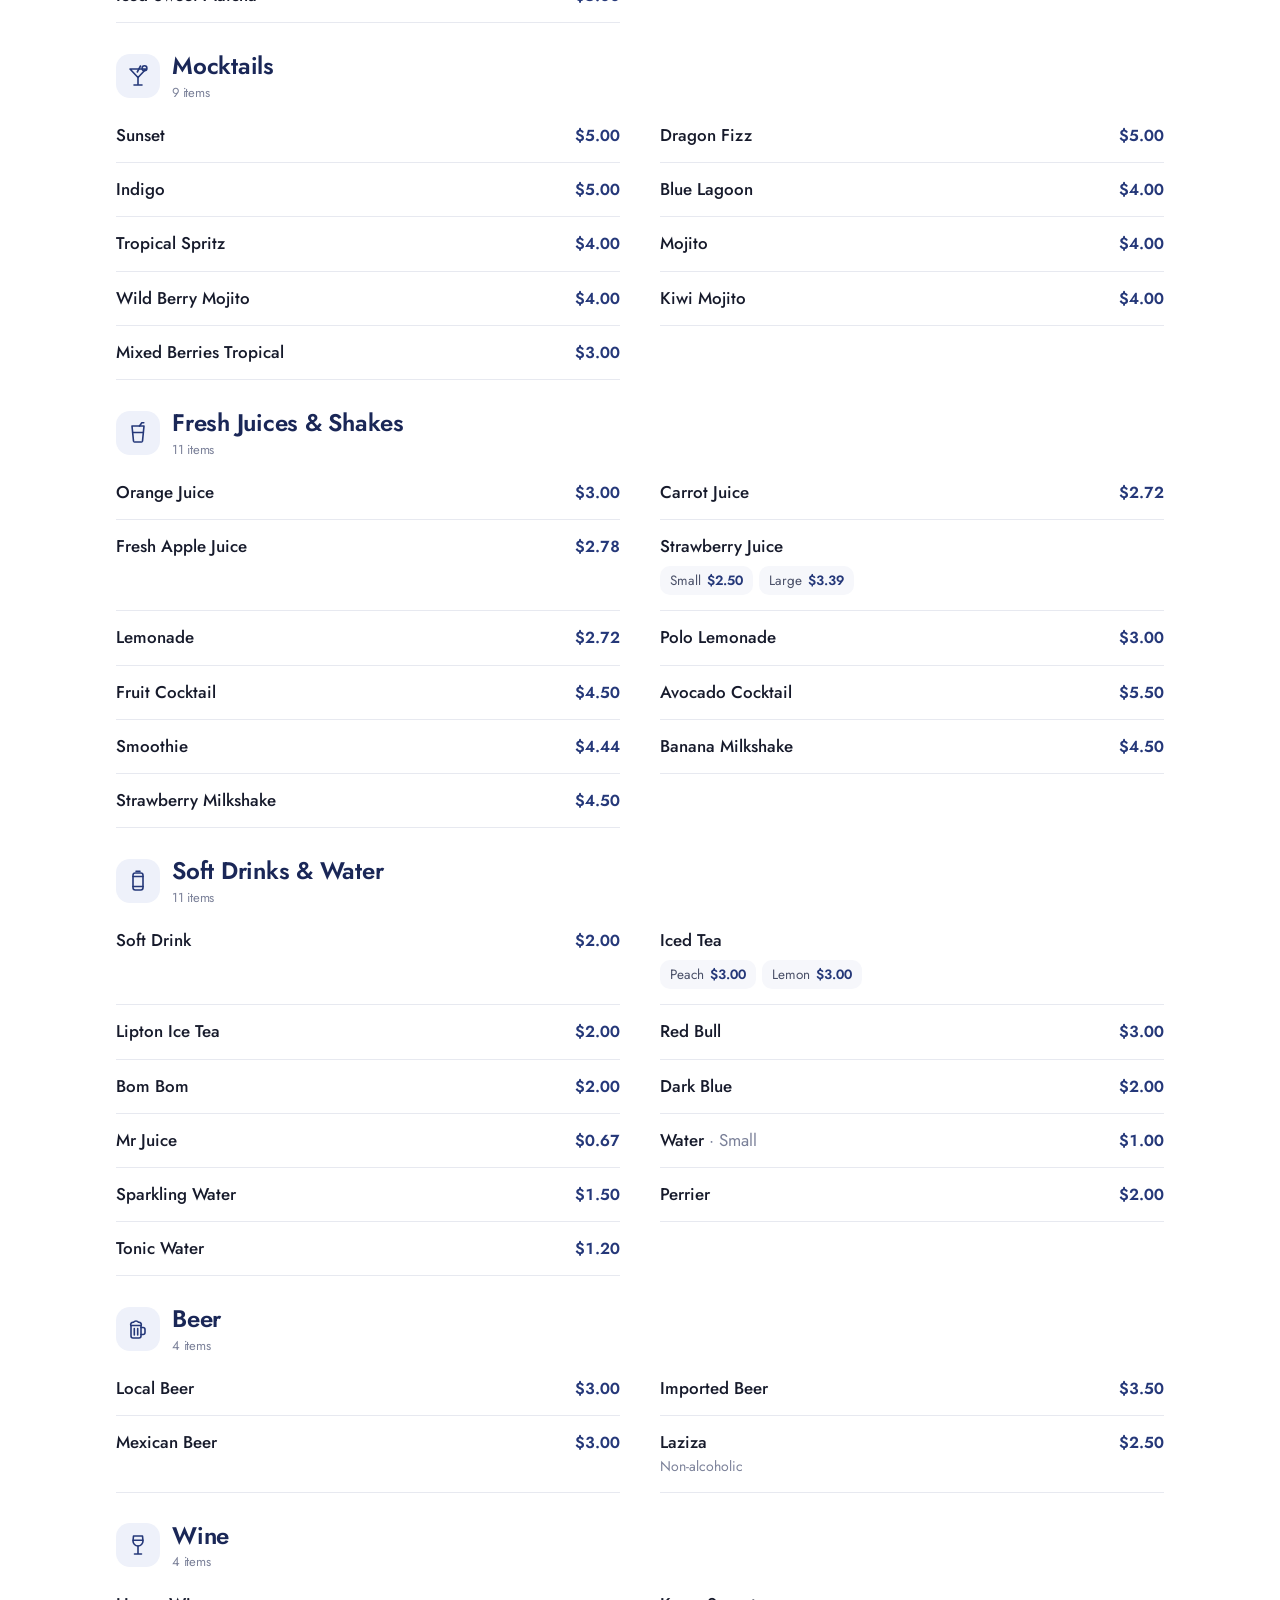
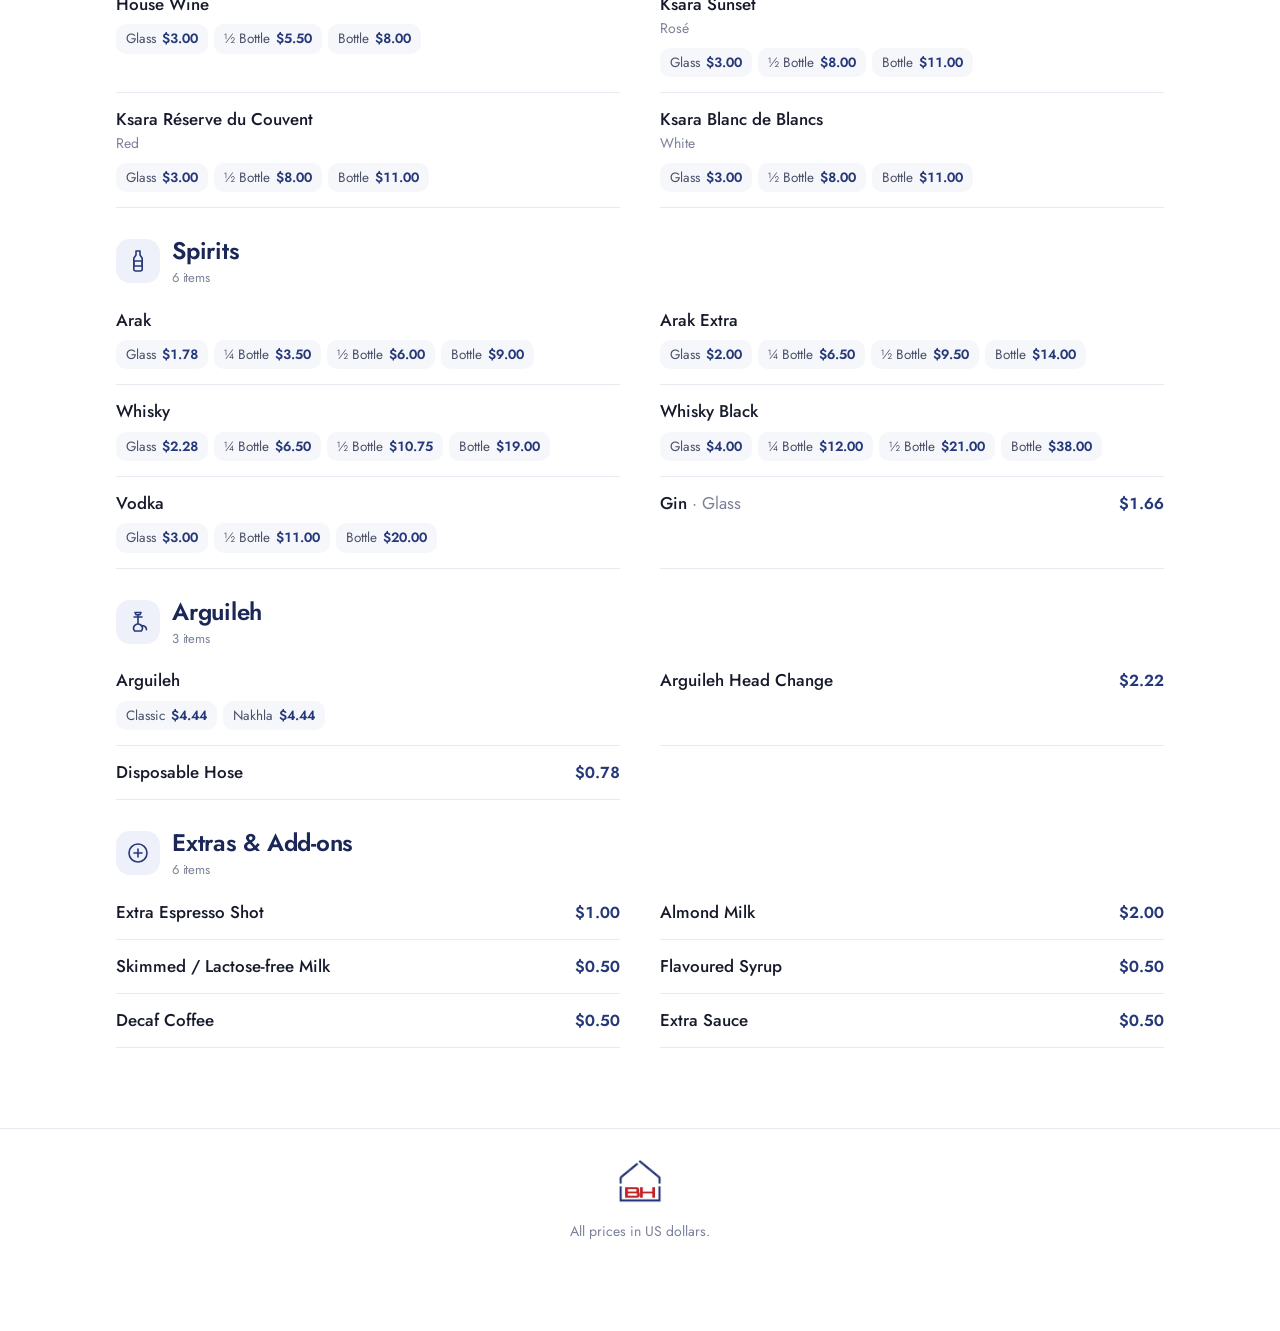
<file: scroll/index.html>
<!doctype html>
<html lang="en">
<head>
<meta charset="utf-8">
<meta name="viewport" content="width=device-width, initial-scale=1, viewport-fit=cover">
<title>Best Home · Menu</title>
<meta name="description" content="The Best Home menu — food, coffee and drinks.">
<meta name="theme-color" content="#ffffff">
<link rel="icon" href="../assets/favicon.png">
<link rel="apple-touch-icon" href="../assets/apple-touch-icon.png">
<link rel="preload" href="../assets/fonts/jost.woff2" as="font" type="font/woff2" crossorigin>
<link rel="stylesheet" href="../assets/base.css">
<style>
  :root { --bar-h: 118px; }
  .hero { text-align: center; padding: 28px 16px 18px; }
  .hero img { width: 150px; height: auto; margin: 0 auto; }
  .hero p { margin: 10px 0 0; color: var(--ink-3); font-size: 14px; letter-spacing: .14em; text-transform: uppercase; }

  .bar { position: sticky; top: 0; z-index: 20; background: rgba(255,255,255,.92); backdrop-filter: saturate(1.6) blur(14px); -webkit-backdrop-filter: saturate(1.6) blur(14px); border-bottom: 1px solid transparent; transition: border-color .2s, box-shadow .2s; }
  .bar.stuck { border-color: var(--line); box-shadow: 0 6px 20px -16px rgba(22,26,43,.35); }
  .bar-in { max-width: 1080px; margin: 0 auto; padding: 10px 16px 0; }
  .search { display: flex; align-items: center; gap: 10px; height: 46px; padding: 0 14px; border-radius: 14px; background: var(--bg-2); border: 1px solid var(--line); transition: border-color .15s, background .15s; }
  .search:focus-within { background: #fff; border-color: var(--navy); }
  .search .ico { color: var(--ink-3); width: 20px; height: 20px; }
  .search input { flex: 1; min-width: 0; border: 0; background: none; outline: none; font-size: 16px; }
  .search input::placeholder { color: var(--ink-3); }
  .search .clear { display: none; color: var(--ink-3); padding: 4px; border-radius: 50%; }
  .search.has .clear { display: block; }
  .chips { display: flex; gap: 8px; overflow-x: auto; padding: 10px 0 12px; scrollbar-width: none; scroll-snap-type: x proximity; mask-image: linear-gradient(90deg, #000 0, #000 calc(100% - 24px), transparent); -webkit-mask-image: linear-gradient(90deg, #000 0, #000 calc(100% - 24px), transparent); padding-left: 2px; }
  .chips::-webkit-scrollbar { display: none; }
  .chip { flex: none; display: inline-flex; align-items: center; gap: 7px; height: 38px; padding: 0 14px 0 11px; border-radius: 999px; border: 1px solid var(--line); background: #fff; color: var(--ink-2); font-size: 15px; font-weight: 500; white-space: nowrap; text-decoration: none; scroll-snap-align: start; transition: background .2s, color .2s, border-color .2s; }
  .chip .ico { width: 19px; height: 19px; }
  .chip.on { background: var(--navy); border-color: var(--navy); color: #fff; }
  .searching .chips { opacity: .35; pointer-events: none; }

  main { max-width: 1080px; margin: 0 auto; padding: 8px 16px 80px; }
  section { scroll-margin-top: calc(var(--bar-h) + 8px); padding-top: 26px; }
  .sec-h { display: flex; align-items: center; gap: 12px; margin: 0 0 6px; }
  .badge { width: 44px; height: 44px; border-radius: 14px; display: grid; place-items: center; background: var(--navy-50); color: var(--navy); }
  .sec-h h2 { margin: 0; font-size: 24px; font-weight: 600; letter-spacing: -.01em; color: var(--navy-ink); }
  .sec-h small { display: block; color: var(--ink-3); font-size: 13px; font-weight: 400; }
  .list { display: grid; grid-template-columns: 1fr; column-gap: 40px; }
  @media (min-width: 820px) { .list { grid-template-columns: 1fr 1fr; } }
  .dish { display: flex; gap: 16px; align-items: flex-start; padding: 15px 0; border-bottom: 1px solid var(--line); }
  .dish .t { flex: 1; min-width: 0; }
  .dish h3 { margin: 0; font-size: 17px; font-weight: 500; line-height: 1.3; }
  .dish p { margin: 3px 0 0; color: var(--ink-3); font-size: 14px; }
  .dish .pr { font-weight: 600; color: var(--navy); font-size: 16px; white-space: nowrap; }
  .tag { display: inline-flex; align-items: center; gap: 3px; margin-left: 6px; padding: 2px 8px 2px 6px; border-radius: 999px; background: var(--red-50); color: var(--red); font-size: 11.5px; font-weight: 600; letter-spacing: .02em; vertical-align: 2px; text-transform: uppercase; }
  .tag svg { width: 12px; height: 12px; }
  .sizes { display: flex; flex-wrap: wrap; gap: 6px; margin-top: 9px; }
  .size { display: inline-flex; gap: 6px; align-items: baseline; padding: 5px 10px; border-radius: 10px; background: var(--bg-2); font-size: 13.5px; color: var(--ink-2); }
  .size b { color: var(--navy); font-weight: 600; }
  mark { background: #ffeaa8; color: inherit; border-radius: 3px; padding: 0 1px; }

  .empty { text-align: center; padding: 60px 16px; color: var(--ink-3); }
  .empty button { margin-top: 14px; padding: 10px 18px; border-radius: 999px; background: var(--navy); color: #fff; font-weight: 500; }
  footer { text-align: center; color: var(--ink-3); font-size: 14px; padding: 30px 16px 90px; border-top: 1px solid var(--line); }
  footer img { width: 44px; margin: 0 auto 10px; }
  footer .c { display: flex; flex-wrap: wrap; gap: 8px 18px; justify-content: center; margin-bottom: 8px; }
  footer a { text-decoration: none; }
  .top { position: fixed; right: 16px; bottom: calc(16px + var(--safe-b)); z-index: 30; width: 48px; height: 48px; border-radius: 50%; background: #fff; color: var(--navy); box-shadow: var(--shadow); border: 1px solid var(--line); display: grid; place-items: center; opacity: 0; transform: translateY(12px); pointer-events: none; transition: .25s; }
  .top.show { opacity: 1; transform: none; pointer-events: auto; }
</style>
</head>
<body>
<header class="hero">
  <img src="../assets/logo.png" alt="Best Home" width="150" height="92">
  <p>Food · Coffee · Drinks</p>
</header>
<div class="bar" id="bar">
  <div class="bar-in">
    <label class="search" id="search">
      <span class="sr-only">Search the menu</span>
      <span data-i="search"></span>
      <input id="q" type="search" placeholder="Search dishes, drinks…" autocomplete="off" enterkeyhint="search">
      <button class="clear" id="clear" type="button" aria-label="Clear search" data-i="close"></button>
    </label>
    <nav class="chips" id="chips" aria-label="Menu categories"></nav>
  </div>
</div>
<main id="main"><div class="bh-loading"><div class="bh-spin"></div>Loading menu…</div></main>
<footer id="foot"></footer>
<button class="top" id="top" aria-label="Back to top" data-i="up"></button>

<script src="../assets/config.js"></script>
<script src="../assets/icons.js"></script>
<script src="../assets/menu-core.js"></script>
<script>
(async () => {
  const $ = (s) => document.querySelector(s);
  document.querySelectorAll("[data-i]").forEach((el) => el.innerHTML = BH.icon(el.dataset.i));
  BH.chrome();
  const menu = await BH.load();
  const { esc, price } = BH;
  const hl = (s, q) => {
    s = esc(s); if (!q) return s;
    q.trim().split(/\s+/).forEach((w) => { if (w.length > 1) s = s.replace(new RegExp("(" + w.replace(/[.*+?^${}()|[\]\\]/g, "\\$&") + ")", "ig"), "<mark>$1</mark>"); });
    return s;
  };

  $("#chips").innerHTML = menu.categories.map((c) =>
    `<a class="chip" href="#${c.id}" data-c="${c.id}">${BH.icon(c.icon)}${esc(c.name)}</a>`).join("");

  function dishHTML(d, q) {
    const single = d.prices.length === 1;
    const tags = d.tags.includes("signature") ? `<span class="tag">${BH.icon("star")}Signature</span>` : "";
    const lbl = single && d.prices[0].label ? ` <span style="color:var(--ink-3);font-weight:400">· ${esc(d.prices[0].label)}</span>` : "";
    return `<article class="dish"><div class="t"><h3>${hl(d.name, q)}${lbl}${tags}</h3>` +
      (d.description ? `<p>${hl(d.description, q)}</p>` : "") +
      (single ? "" : `<div class="sizes">${d.prices.map((p) => `<span class="size">${esc(p.label)} <b class="tabnum">${price(p.price)}</b></span>`).join("")}</div>`) +
      `</div>${single ? `<div class="pr tabnum">${price(d.prices[0].price)}</div>` : ""}</article>`;
  }

  function render(q = "") {
    let n = 0;
    const html = menu.categories.map((c) => {
      const items = c.items.filter((d) => BH.matches(d, c, q));
      n += items.length;
      if (!items.length) return "";
      return `<section id="${c.id}" data-c="${c.id}"><div class="sec-h"><span class="badge">${BH.icon(c.icon)}</span>` +
        `<h2>${esc(c.name)}<small>${items.length} item${items.length > 1 ? "s" : ""}</small></h2></div>` +
        `<div class="list">${items.map((d) => dishHTML(d, q)).join("")}</div></section>`;
    }).join("");
    $("#main").innerHTML = n ? html : `<div class="empty">Nothing matches “${esc(q)}”.<br><button id="reset">Show full menu</button></div>`;
    const r = $("#reset"); if (r) r.onclick = () => { $("#q").value = ""; onSearch(); };
    observe();
  }

  // scroll-spy
  let io, lock = 0;
  function setActive(id) {
    document.querySelectorAll(".chip").forEach((ch) => {
      const on = ch.dataset.c === id; ch.classList.toggle("on", on);
      if (on) { const nav = $("#chips"); nav.scrollTo({ left: ch.offsetLeft - nav.clientWidth / 2 + ch.clientWidth / 2, behavior: "smooth" }); }
    });
  }
  function observe() {
    io && io.disconnect();
    const barH = $("#bar").offsetHeight;
    document.documentElement.style.setProperty("--bar-h", barH + "px");
    io = new IntersectionObserver((ents) => {
      if (Date.now() < lock) return;
      const vis = ents.filter((e) => e.isIntersecting).sort((a, b) => a.boundingClientRect.top - b.boundingClientRect.top);
      if (vis[0]) setActive(vis[0].target.dataset.c);
    }, { rootMargin: `-${barH + 10}px 0px -65% 0px` });
    document.querySelectorAll("section").forEach((s) => io.observe(s));
  }
  $("#chips").addEventListener("click", (e) => {
    const a = e.target.closest(".chip"); if (!a) return;
    e.preventDefault(); lock = Date.now() + 800; setActive(a.dataset.c);
    document.getElementById(a.dataset.c).scrollIntoView({ behavior: "smooth" });
    history.replaceState(null, "", "#" + a.dataset.c);
  });

  // search
  let t;
  function onSearch() {
    const q = $("#q").value;
    $("#search").classList.toggle("has", !!q);
    document.body.classList.toggle("searching", !!q.trim());
    render(q);
    if (q.trim()) window.scrollTo({ top: $("#bar").offsetTop, behavior: "auto" });
  }
  $("#q").addEventListener("input", () => { clearTimeout(t); t = setTimeout(onSearch, 120); });
  $("#clear").onclick = () => { $("#q").value = ""; onSearch(); $("#q").focus(); };

  // chrome
  const top = $("#top"), bar = $("#bar");
  addEventListener("scroll", () => {
    top.classList.toggle("show", scrollY > 900);
    bar.classList.toggle("stuck", bar.getBoundingClientRect().top <= 0 && scrollY > 10);
  }, { passive: true });
  top.onclick = () => scrollTo({ top: 0, behavior: "smooth" });
  $("#foot").innerHTML = `<img src="../assets/logo-mark.png" alt=""><div class="c">${BH.contactHTML()}</div>All prices in US dollars.`;

  render();
  if (location.hash) { const el = document.getElementById(location.hash.slice(1)); el && el.scrollIntoView(); }
  else setActive(menu.categories[0].id);
})();
</script>
</body>
</html>
</file>
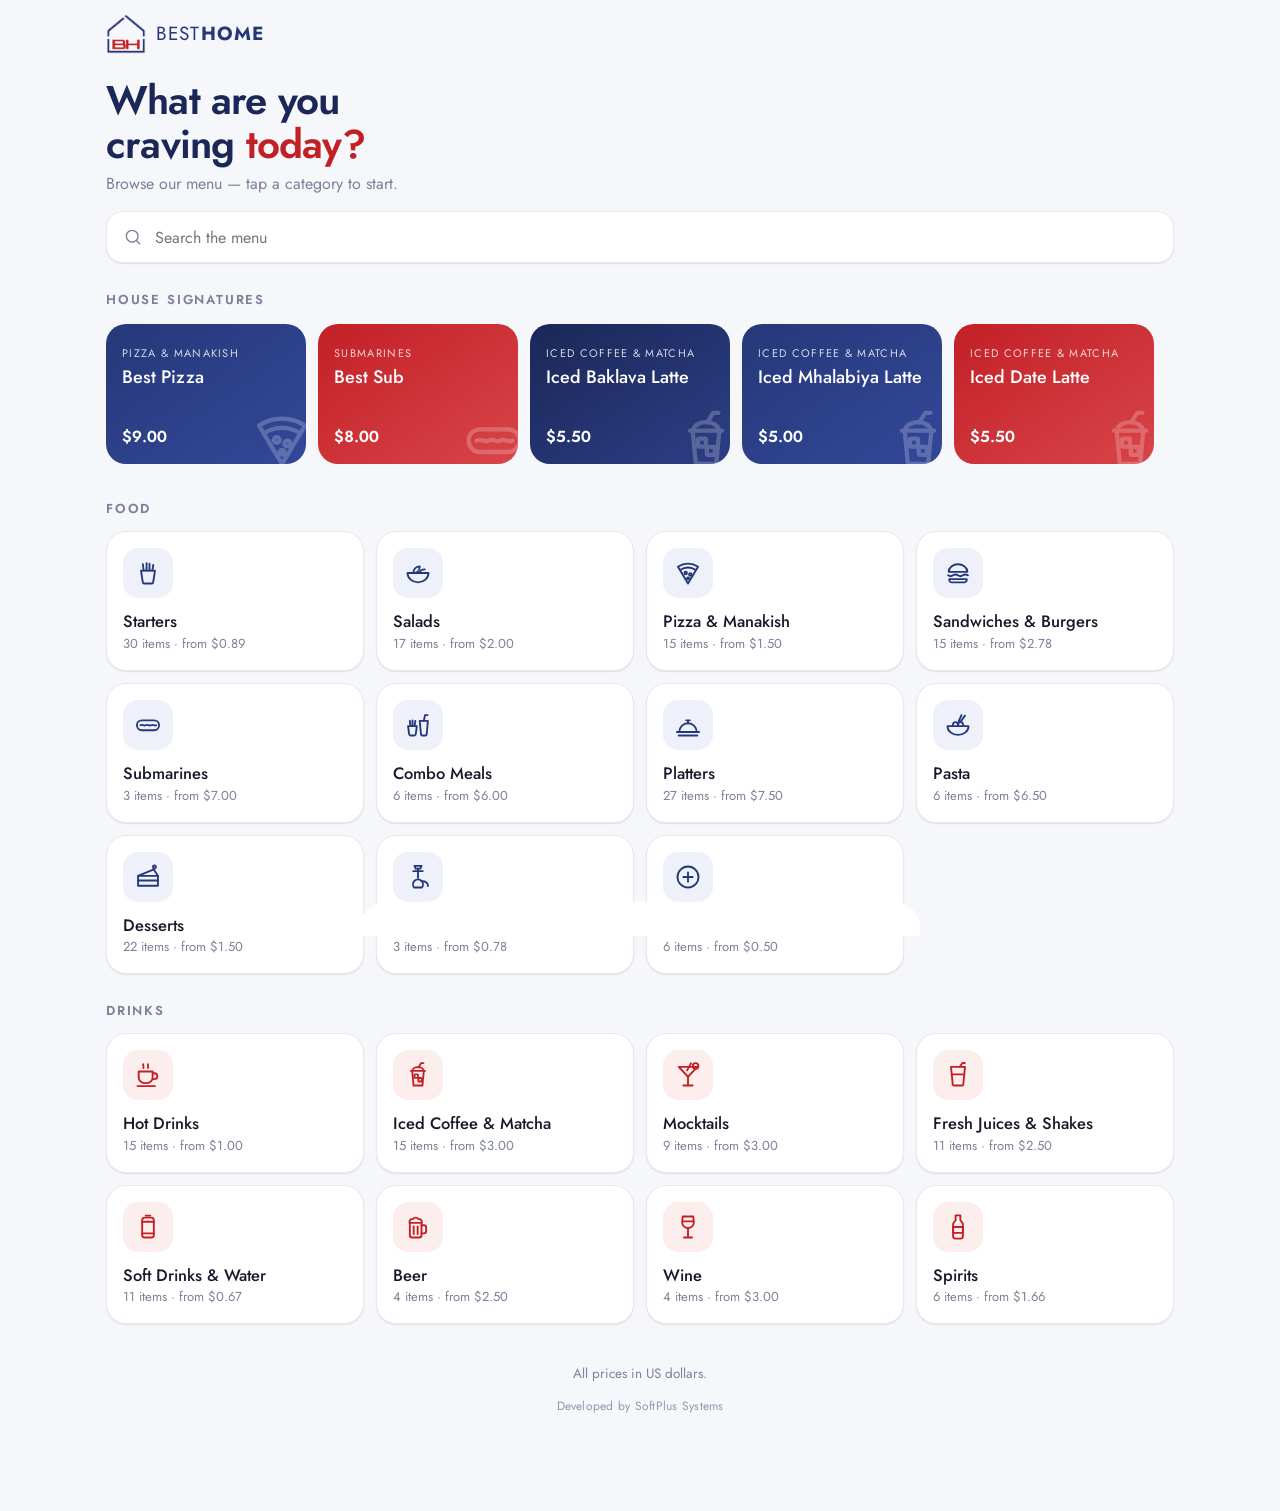
<file: tiles/index.html>
<!doctype html>
<html lang="en"><head><meta charset="utf-8"><title>Best Home · Menu</title>
<meta name="robots" content="noindex">
<script>location.replace("../" + location.hash);</script>
<meta http-equiv="refresh" content="0; url=../"></head>
<body><a href="../">Open the Best Home menu</a></body></html>
</file>
<file: assets/base.css>
/* Shared tokens + reset. Light mode only (by design). */
/* Self-hosted fonts (no third-party requests) */
@font-face { font-family: "Jost"; font-style: normal; font-weight: 400 700; font-display: swap; src: url(fonts/jost.woff2) format("woff2"); }
@font-face { font-family: "Fraunces"; font-style: normal; font-weight: 300 700; font-display: swap; src: url(fonts/fraunces.woff2) format("woff2"); }
@font-face { font-family: "Fraunces"; font-style: italic; font-weight: 300 600; font-display: swap; src: url(fonts/fraunces-italic.woff2) format("woff2"); }

:root {
  color-scheme: light;
  --navy: #253879;
  --navy-ink: #1a2757;
  --navy-50: #eef1fa;
  --navy-100: #dde3f4;
  --red: #c22025;
  --red-50: #fdeeee;
  --ink: #161a2b;
  --ink-2: #4a5068;
  --ink-3: #7b8199;
  --line: #e7e9f0;
  --bg: #ffffff;
  --bg-2: #f6f7fb;
  --radius: 16px;
  --shadow-sm: 0 1px 2px rgba(22, 26, 43, .06), 0 1px 1px rgba(22, 26, 43, .04);
  --shadow: 0 10px 30px -12px rgba(37, 56, 121, .22), 0 2px 6px rgba(22, 26, 43, .05);
  --font: "Jost", system-ui, -apple-system, "Segoe UI", Roboto, sans-serif;
  --safe-b: env(safe-area-inset-bottom, 0px);
}
*, *::before, *::after { box-sizing: border-box; }
html { -webkit-text-size-adjust: 100%; scroll-behavior: smooth; }
@media (prefers-reduced-motion: reduce) { html { scroll-behavior: auto; } *, *::before, *::after { animation: none !important; transition: none !important; } }
body { margin: 0; background: var(--bg); color: var(--ink); font-family: var(--font); font-size: 16px; line-height: 1.45; -webkit-font-smoothing: antialiased; -webkit-tap-highlight-color: transparent; }
img, svg { display: block; }
button, input { font: inherit; color: inherit; }
button { cursor: pointer; background: none; border: 0; padding: 0; }
a { color: inherit; }
.ico { width: 24px; height: 24px; flex: none; }
.ico-s { width: 16px; height: 16px; flex: none; display: inline-block; vertical-align: -3px; margin-right: 6px; }
.sr-only { position: absolute; width: 1px; height: 1px; overflow: hidden; clip: rect(0 0 0 0); white-space: nowrap; }
:focus-visible { outline: 2.5px solid var(--navy); outline-offset: 2px; border-radius: 8px; }
.tabnum { font-variant-numeric: tabular-nums; }

/* loading skeleton */
.bh-loading { display: grid; place-items: center; min-height: 60vh; color: var(--ink-3); gap: 12px; }
.bh-spin { width: 28px; height: 28px; border: 2.5px solid var(--navy-100); border-top-color: var(--navy); border-radius: 50%; animation: bhspin .8s linear infinite; }
@keyframes bhspin { to { transform: rotate(360deg); } }

/* "back to concepts" pill shown only while presenting the demo */
.demo-pill { position: fixed; left: 12px; bottom: calc(12px + var(--safe-b)); z-index: 90; display: inline-flex; align-items: center; gap: 4px; padding: 8px 12px 8px 8px; border-radius: 999px; background: rgba(22, 26, 43, .86); color: #fff; font-size: 13px; text-decoration: none; backdrop-filter: blur(8px); box-shadow: var(--shadow); }
.demo-pill .ico { width: 18px; height: 18px; }
.preview-bar { position: relative; z-index: 100; background: #fff6d6; color: #6b5200; text-align: center; font-size: 13px; padding: 6px 12px; border-bottom: 1px solid #f0dc92; }
input[type="search"]::-webkit-search-cancel-button, input[type="search"]::-webkit-search-decoration { -webkit-appearance: none; appearance: none; }
</file>
